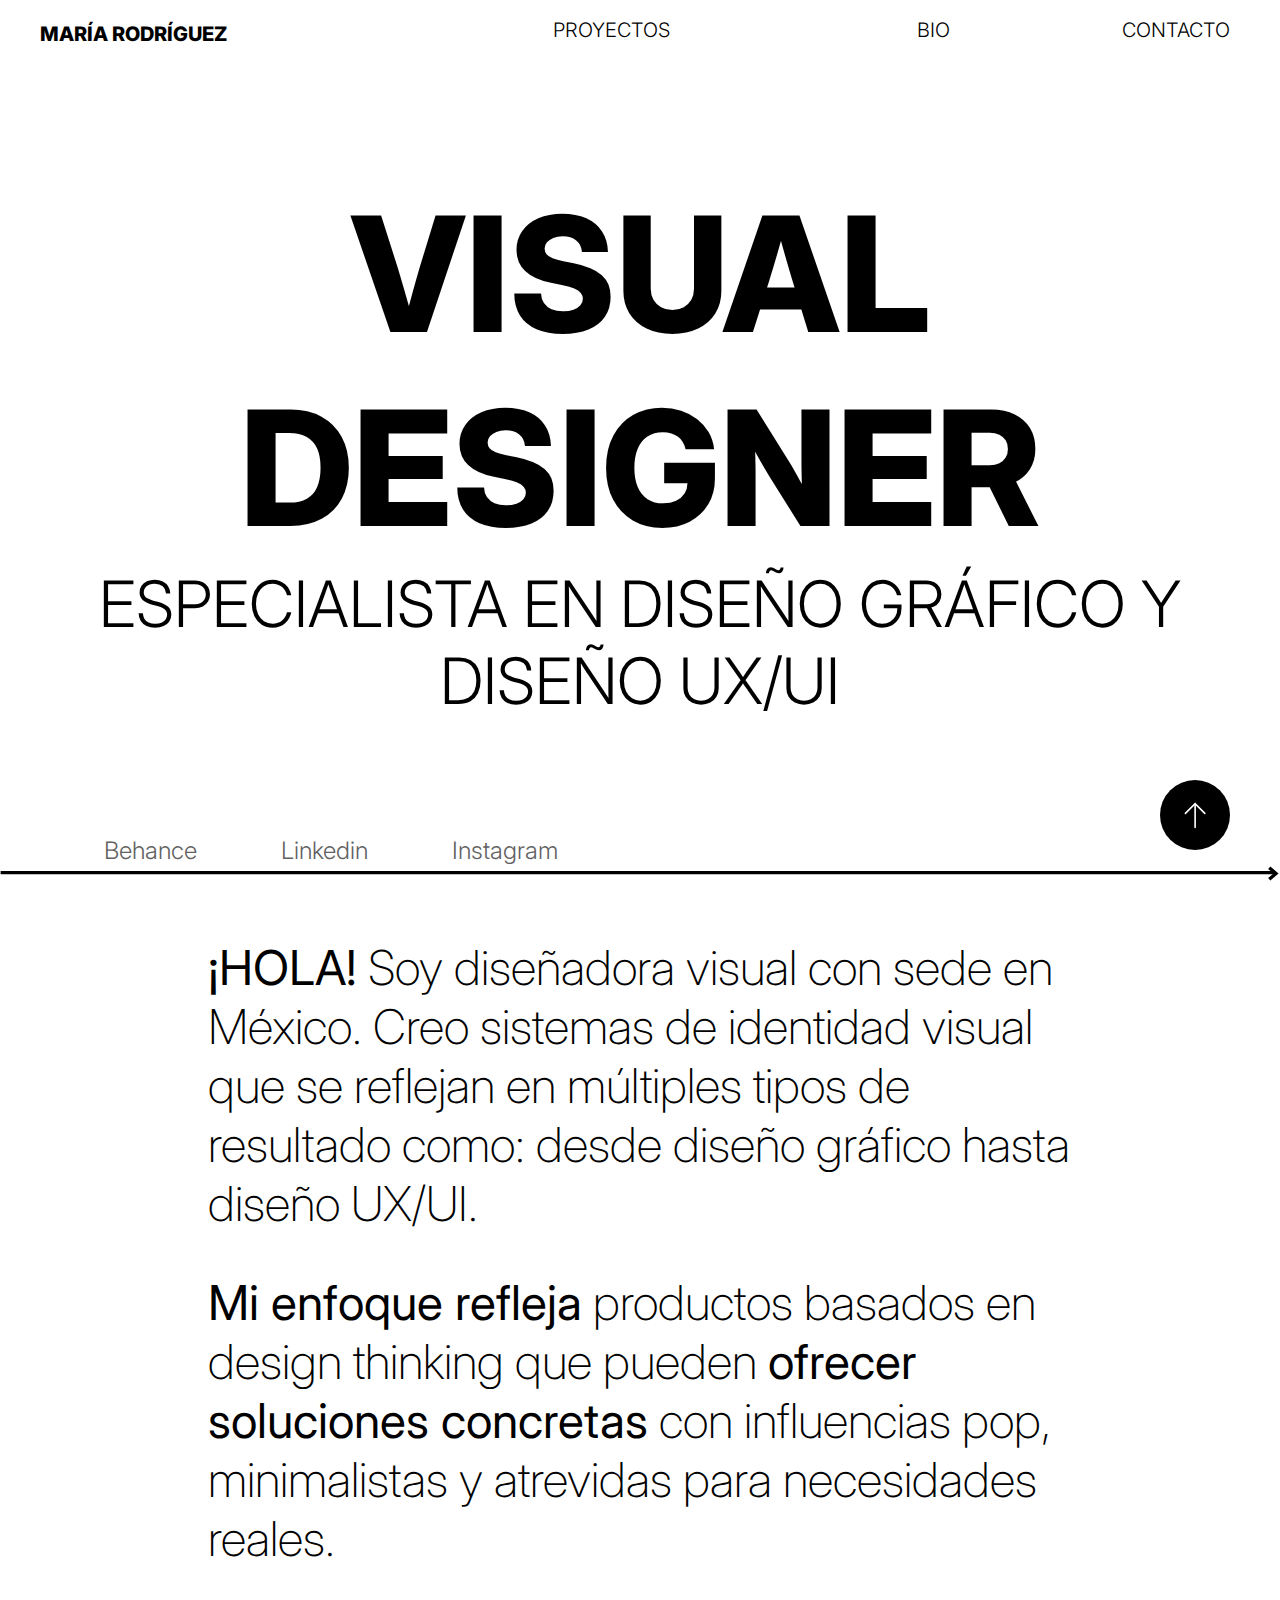
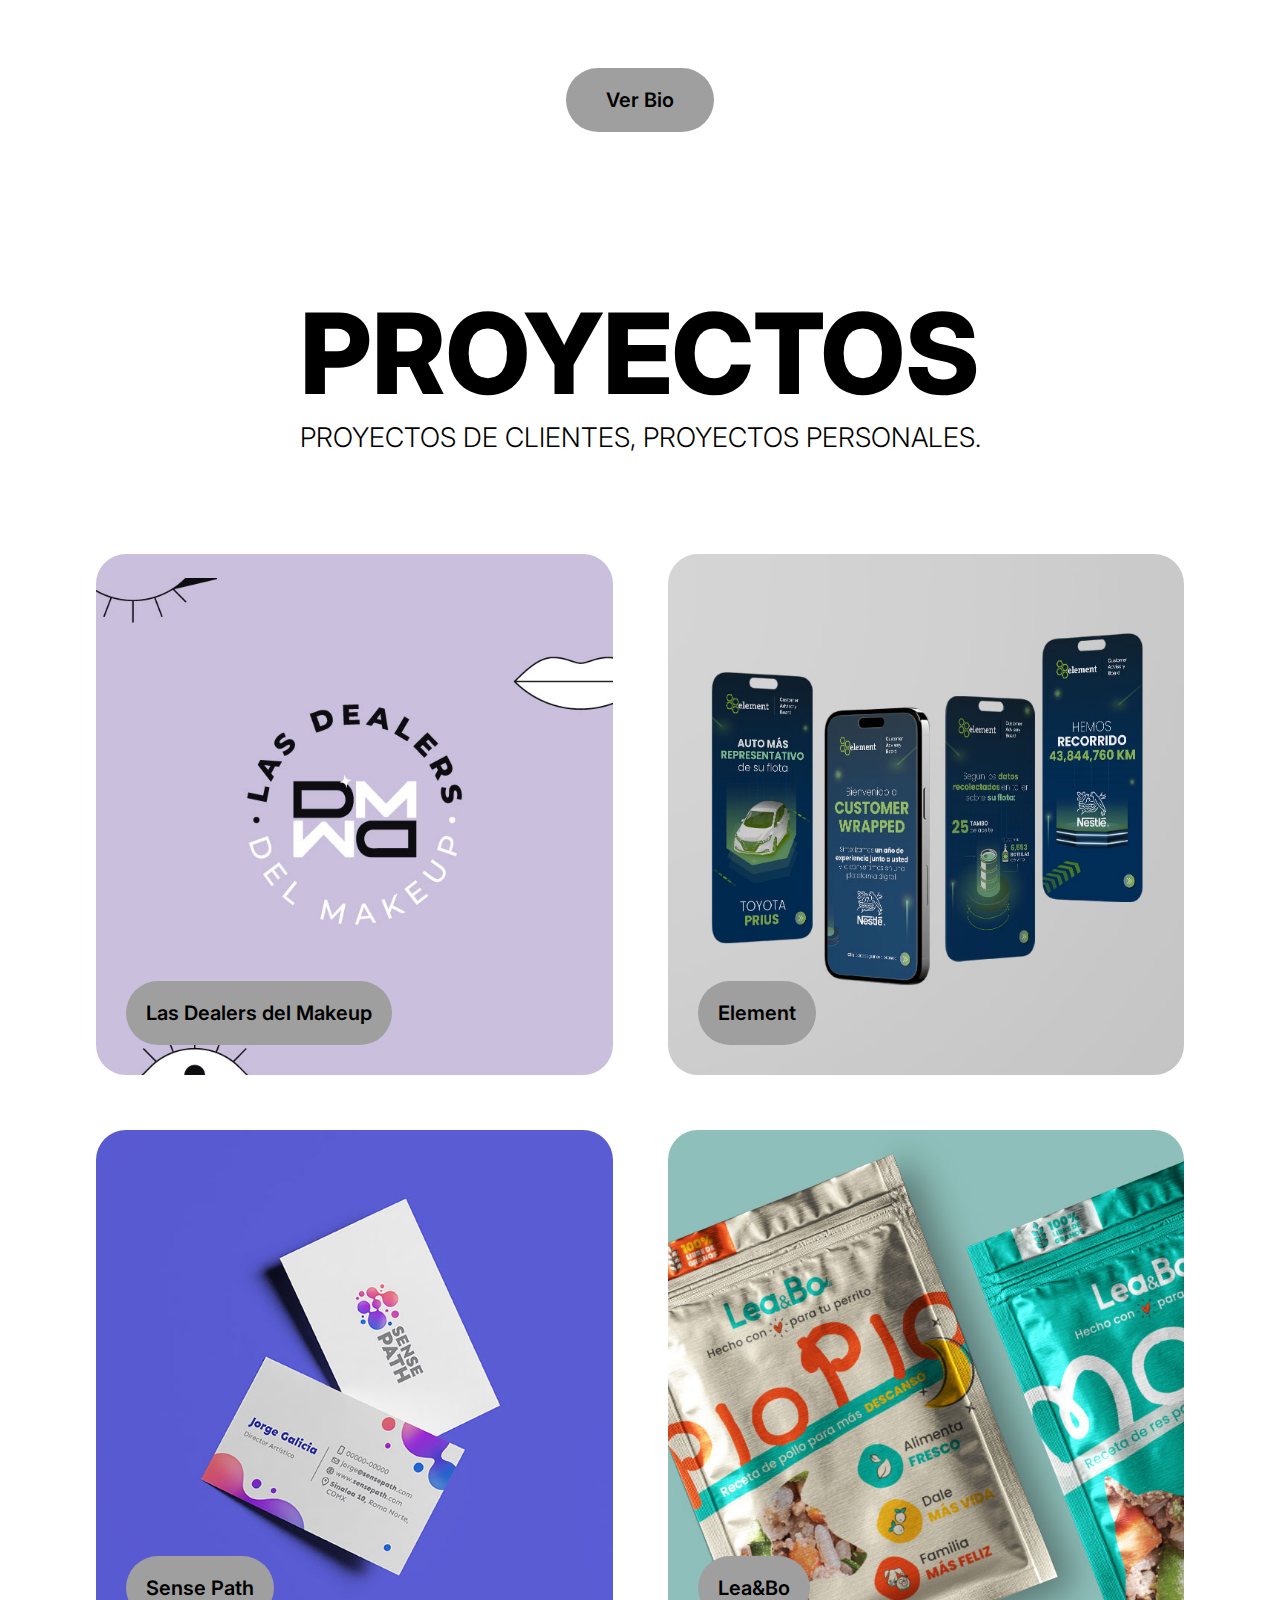
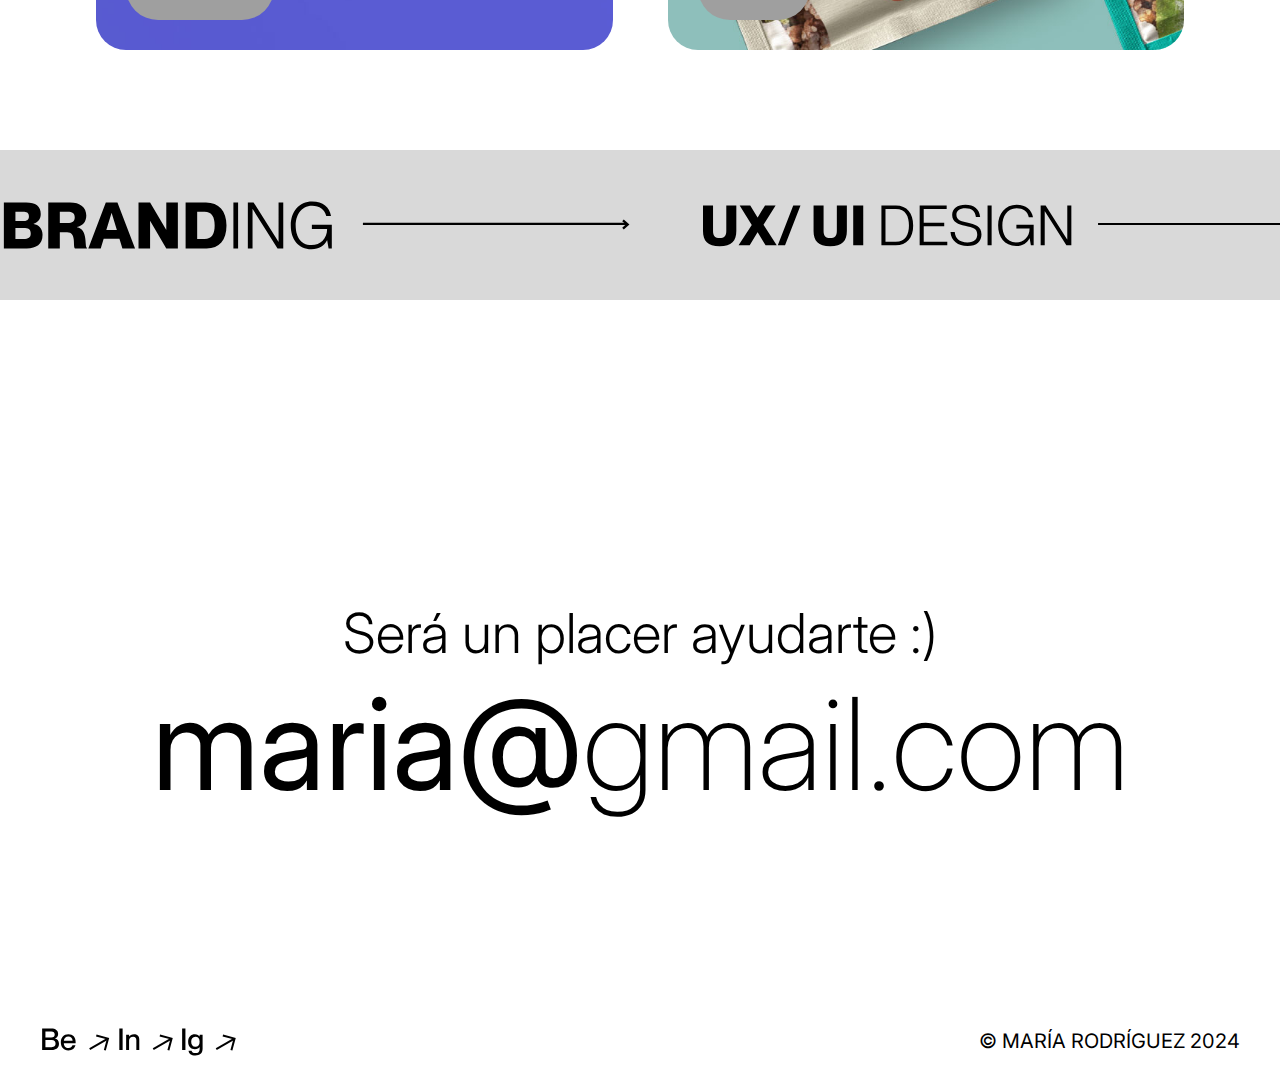
<file: index.html>
<!DOCTYPE html>
<html lang="es">
<head>
    <meta charset="UTF-8">
    <meta name="viewport" content="width=device-width, initial-scale=1.0">
    <link rel="stylesheet" href="./css/estilos.css">
    <!-- <link rel="stylesheet" href="./css/style.css"> -->
    <title>María Rodríguez | Portafolio</title> 
</head>
        <!--HEADER-->
<body>
    <header class="header">
        <h1><a href="./index.html">MARÍA RODRÍGUEZ</a></h1>
        <nav>
            <ul>
                <li><a href="./pages/proyectos.html">PROYECTOS</a></li>
                <li><a href="./pages/bio.html">BIO</a></li>
                <li><a href="./pages/contacto.html">CONTACTO</a></li>
            </ul>
        </nav>
    </header>
    <!--MAIN-->
    <main>
    <!--HERO-->
        <section class="hero">
            <h2>Visual Designer</h2>
            <p>Especialista en diseño gráfico y diseño ux/ui</p>
        </section>
        <section class="rrss">
            <a href="https://www.behance.net/mariarod" target="_blank">Behance</a>
            <a href="https://www.linkedin.com/in/mariarrrodriguez/" target="_blank">Linkedin</a>
            <a href="https://www.instagram.com/daswaria.flow/" target="blank">Instagram</a>
        </section>
        <div class="img-container">
            <img src="./img/flecha home.svg" alt="">
        </div>
    <!--BIO-->
        <section class="bio">
            <div>
                <p class="bio-content-uno"><b>¡HOLA!</b> Soy diseñadora visual con sede en México. Creo sistemas de identidad visual que se reflejan en múltiples tipos de resultado como: desde diseño gráfico hasta diseño UX/UI.</p>
                <p class="bio-content-dos"><b>Mi enfoque refleja</b> productos basados en design thinking que pueden <b>ofrecer soluciones concretas</b> con influencias pop, minimalistas y atrevidas para necesidades reales.</p>
                <a href="./pages/bio.html">Ver Bio</a>
            </div>
        </section>
        <!--BOTON BIO-->
    <!--PROYECTOS-->
        <section class="proyectos">
            <h2>Proyectos</h2>
            <p>Proyectos de clientes, proyectos personales.</p>
        </section>
        <!--GALERIA_PROYECTOS-->
        <section class="grid-galeria">
            <div class="grid-item">
                <img src="./img/DM_Identidad.jpg" alt="">
                <!--BOTON-->
                <h3><a href="./pages/proyecto-uno.html">Las Dealers del Makeup</a></h3>
            </div>
            <div class="grid-item">
                <img src="./img/CAB-2022.jpg" alt="">
                <!--BOTON-->
                <h3><a href="./pages/proyecto-uno.html">Element</a></h3>
            </div>
            <div class="grid-item">
                <img src="./img/SP_identidad.jpg" alt="">
                <!--BOTON-->
                <h3><a href="./pages/proyecto-uno.html">Sense Path</a></h3>
            </div>
            <div class="grid-item">
                <img src="./img/LyB_Empaque.jpg" alt="">
                <!--BOTON-->
                <h3><a href="./pages/proyecto-uno.html">Lea&Bo</a></h3>
            </div>
        </section>
        <!--SLIDER_AUTOMATICO-->
        <div class="slider">
            <div class="slide-track">
                <div class="slide">
                    <img src="./img/Branding.svg" alt="" />
                </div>
                <div class="slide">
                    <img src="./img/UX UI.svg" alt="" />
                </div>
                <div class="slide">
                    <img src="./img/Packaging.svg" alt=""/>
                </div>
            </div>
        </div>
    <!--CONTACTO-->
        <section class="contacto-mail">
            <p>Será un placer ayudarte :)</P>
            <h2><b>maria@</b>gmail.com</h2>
        </section>
        <div class="btn-arriba">
            <a href=""><img src="./img/btn hacia arriba.svg" alt=""></a>
        </div>
    </main>
    <!--FOOTER-->
    <footer>
        <div>
            <a href="https://www.behance.net/mariarod" target="_blank"><img src="./img/behance.svg" alt=""></a>
            <a href="https://www.linkedin.com/in/mariarrrodriguez/" target="_blank"><img src="./img/linkedin.svg" alt=""></a> 
            <a href="https://www.instagram.com/daswaria.flow/" target="blank"><img src="./img/instagram.svg" alt=""></a>
        </div>
            <p>© MARÍA RODRÍGUEZ 2024</p>
    </footer>
</body>
</html>
</file>
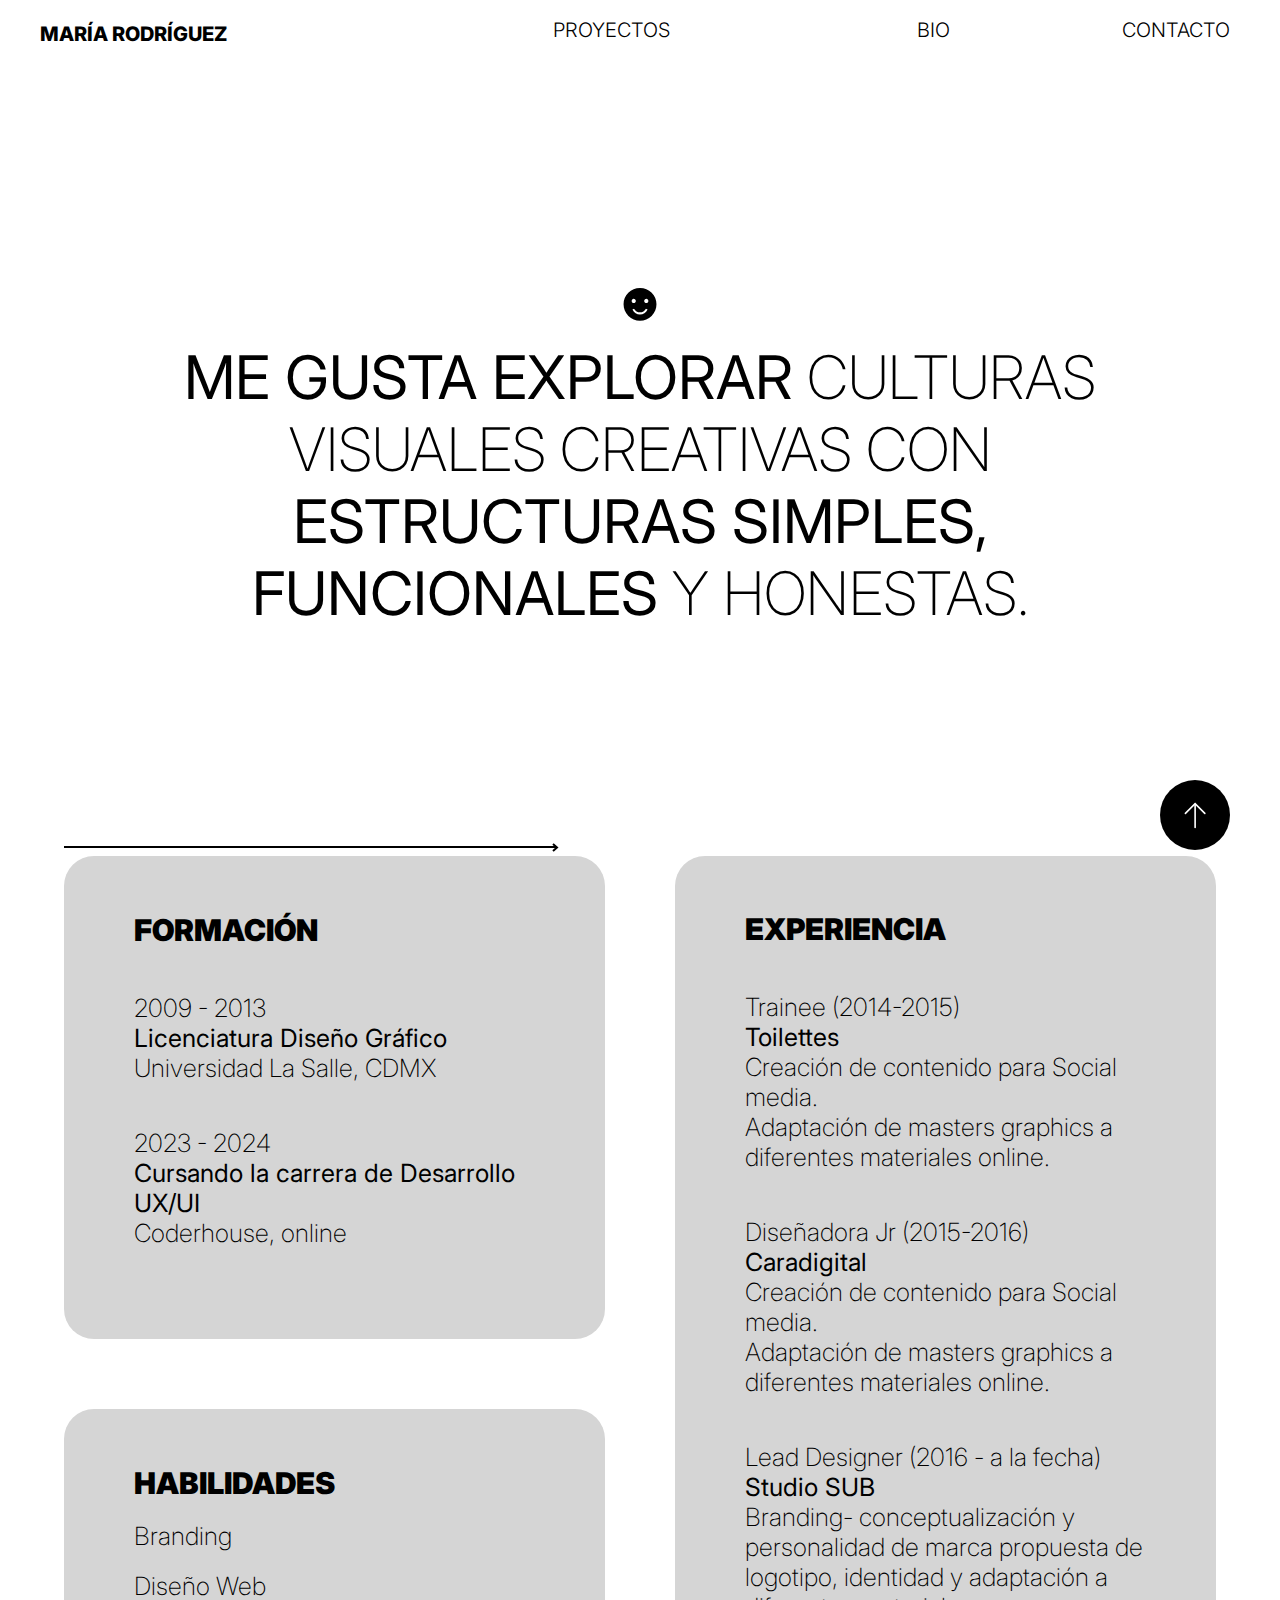
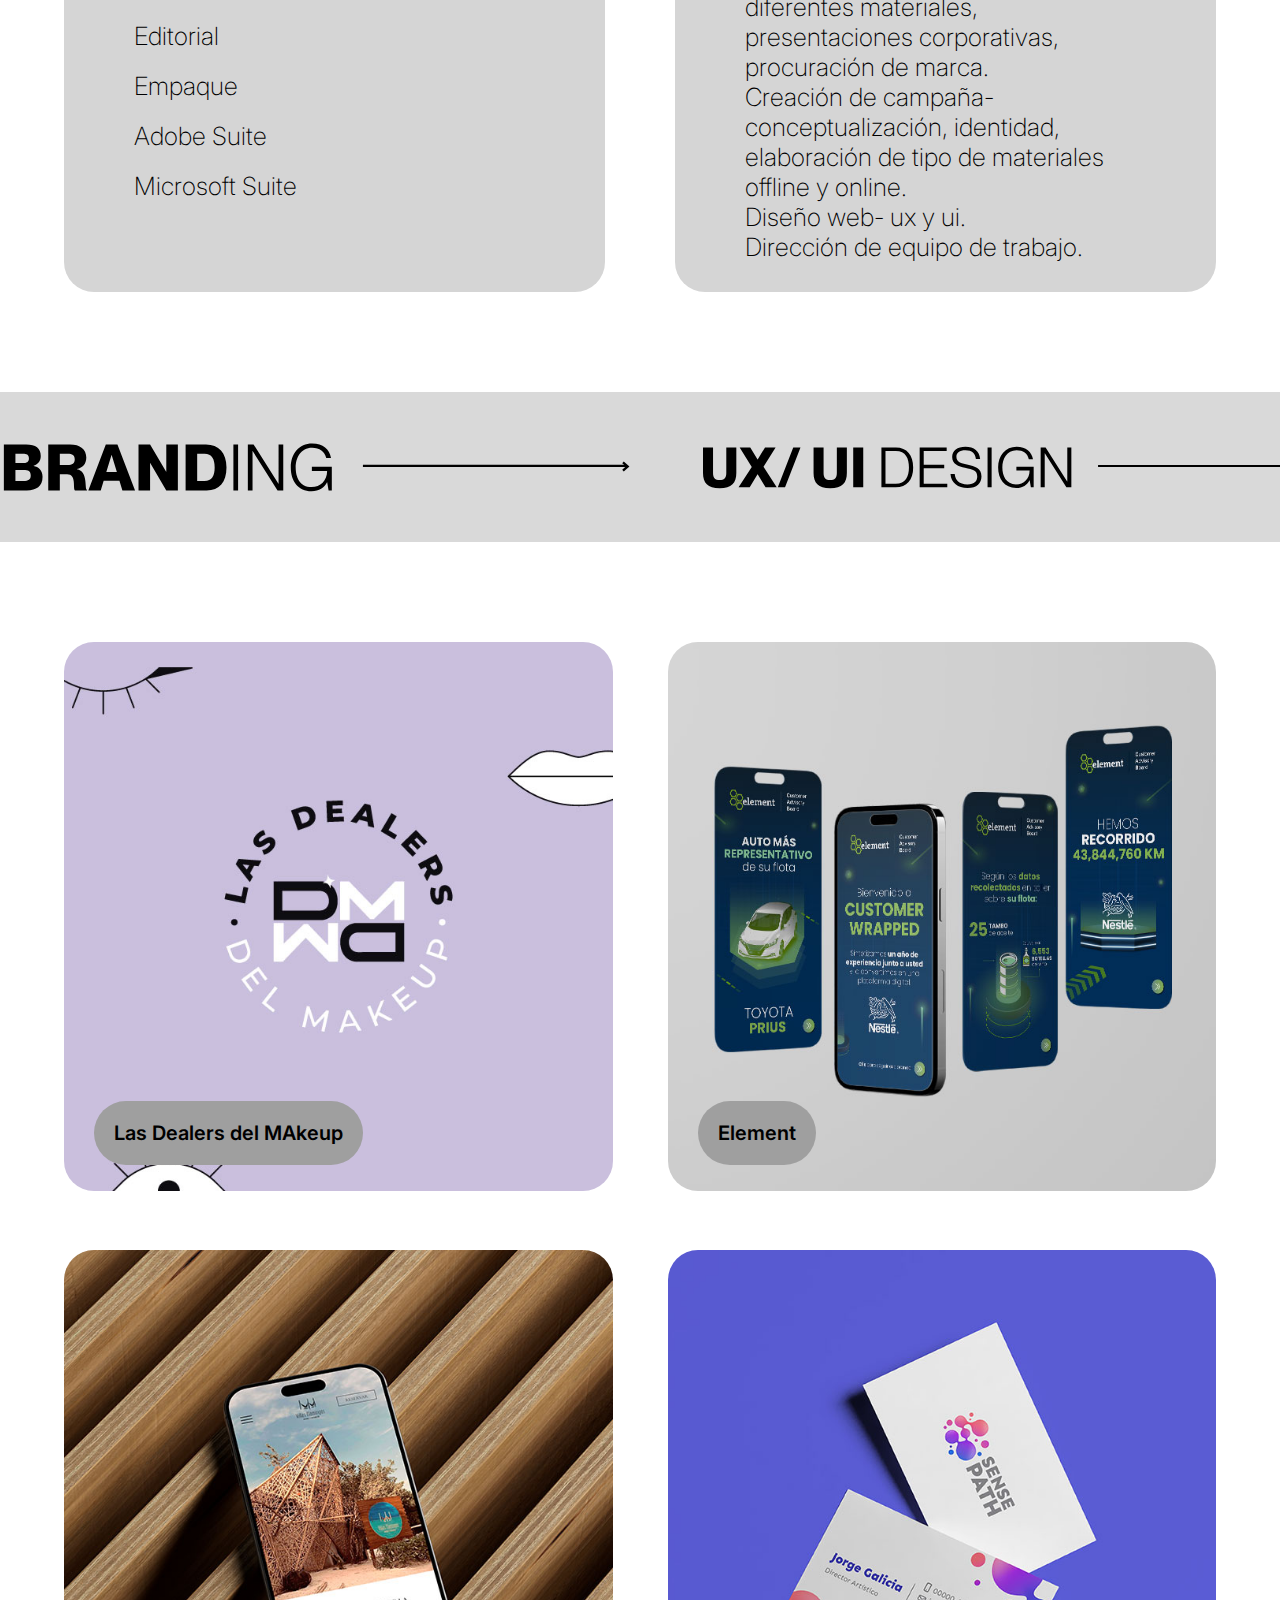
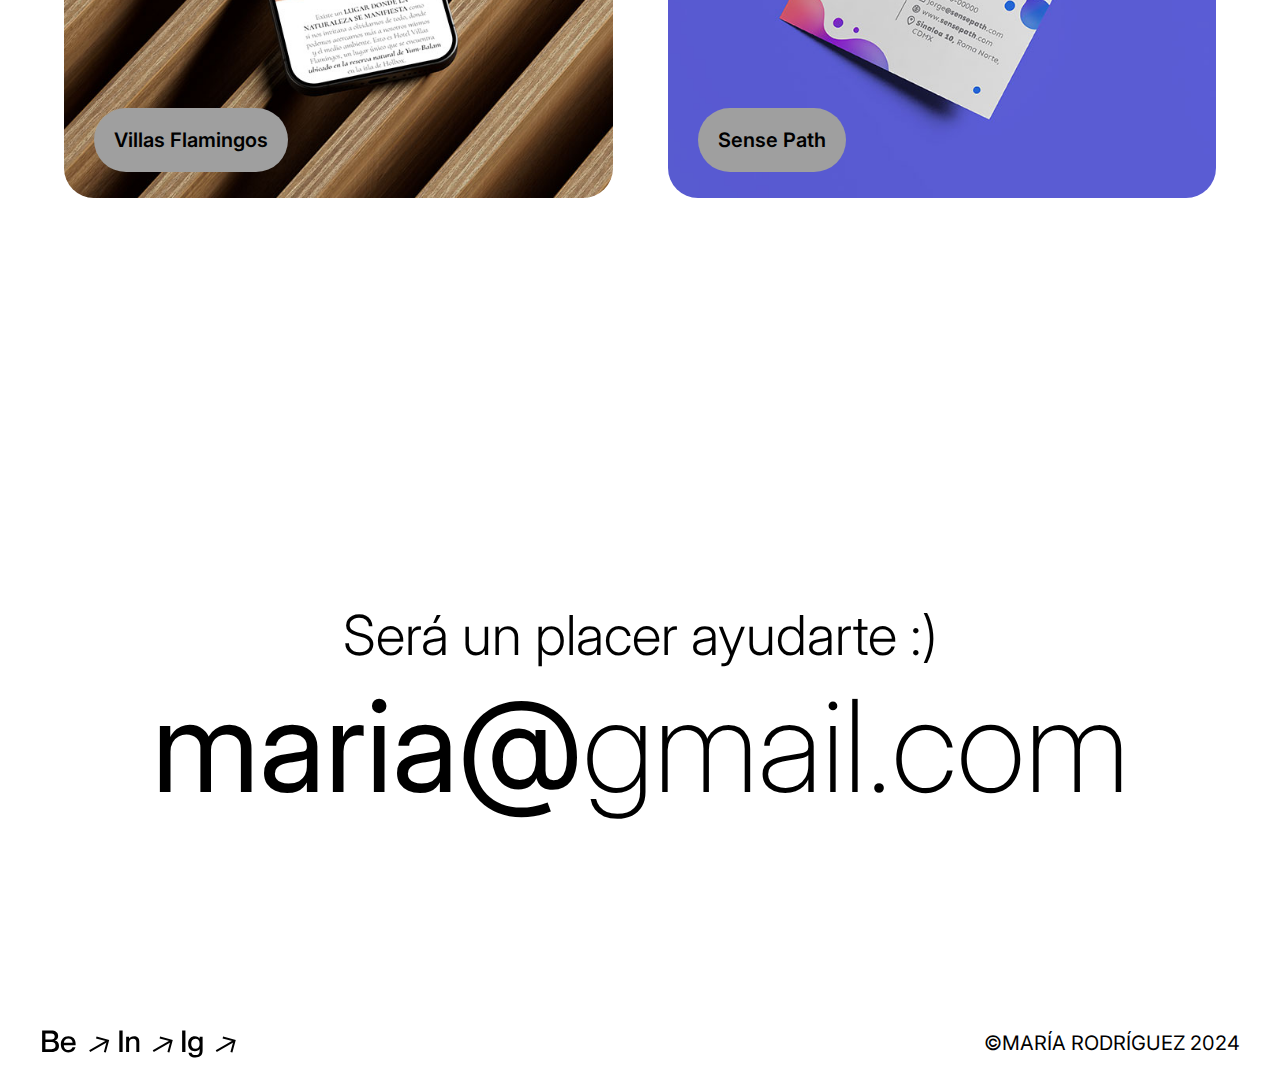
<file: pages/bio.html>
<!DOCTYPE html>
<html lang="es">
<head>
    <meta charset="UTF-8">
    <meta name="viewport" content="width=device-width, initial-scale=1.0">
    <link rel="stylesheet" href="../css/estilos.css">
    <!-- <link rel="stylesheet" href="../css/style.css">  -->
    <title>María Rodríguez | Portafolio</title>
</head>
    <!--HEADER-->
<body>
    <header>
        <h1><a href="../index.html">MARÍA RODRÍGUEZ</a></h1>
        <nav>
            <ul>
                <li><a href="./proyectos.html">PROYECTOS</a></li>
                <li><a href="./bio.html">BIO</a></li>
                <li><a href="./contacto.html">CONTACTO</a></li>
            </ul>
        </nav>
    </header>
    <!--MAIN-->
    <main>
        <!--HERO-->
        <section class="hero-bio">
            <img src="../img/carita feliz.svg" alt="">
            <h2><b>Me gusta explorar</b> culturas visuales creativas con <b>estructuras simples, funcionales</b> y honestas.</h2>
        </section>
        <section>
            <img src="../img/flecha bio.svg" alt="">
        </section>
        <!--CV-->
        <section class="grid-cv">
            <div class="formacion card">
                <div class="formacion-uno">
                    <h2><b>Formación</b></h2>
                    <p class="temporalidad">2009 - 2013</p>
                    <p><b>Licenciatura Diseño Gráfico</b></p>
                    <p>Universidad La Salle, CDMX</p>
                </div>
                <div class="formacion-dos">
                    <p class="temporalidad">2023 - 2024</p>
                    <p><b>Cursando la carrera de Desarrollo UX/UI</b></p>
                    <p>Coderhouse, online</p>
                </div>
            </div>
            <div class="experiencia card">
                <div class="experiencia-trainee">
                    <h3><b>Experiencia</b></h3>
                    <p class="puesto">Trainee (2014-2015)</p>
                    <p><b>Toilettes</b></p>
                    <p>Creación de contenido para Social media.</p>
                    <p>Adaptación de masters graphics a diferentes materiales online.</p>
                </div>
                <div class="experiencia-trainee">
                    <p class="puesto">Diseñadora Jr (2015-2016)</p>
                    <p><b>Caradigital</b></p>
                    <p>Creación de contenido para Social media.</p>
                    <p>Adaptación de masters graphics a diferentes materiales online.</p>
                </div>
                <div class="experiencia-toilettes">
                    <p class="puesto">Lead Designer (2016 - a la fecha)</p>
                    <p><b>Studio SUB</b></p>
                    <p>Branding- conceptualización y personalidad de marca propuesta de logotipo, identidad y adaptación a diferentes materiales, presentaciones corporativas, procuración de marca.</p>
                    <p>Creación de campaña- conceptualización, identidad, elaboración de tipo de materiales offline y online.</p>
                    <p>Diseño web- ux y ui.</p>
                    <p>Dirección de equipo de trabajo.</p>
                </div>
            </div>
            <div class="habilidades card">
                <h4><b>Habilidades</b></h4>
                <ul>
                    <il><p>Branding</p></il>
                    <il><p>Diseño Web</p></il>
                    <il><p>Editorial</p></il>
                    <il><p>Empaque</p></il>
                    <il><p>Adobe Suite</p></il>
                    <il><p>Microsoft Suite</p></il>
                </ul>
            </div>
        </section>
        <!--SLIDER_AUTOMATICO-->
            <div class="slider-bio">
                <div class="slide-track">
                    <div class="slide">
                        <img src="../img/Branding.svg" alt="" />
                    </div>
                    <div class="slide">
                        <img src="../img/UX UI.svg" alt="" />
                    </div>
                    <div class="slide">
                        <img src="../img/Packaging.svg" alt=""/>
                    </div>
                </div>
            </div>
        <!--GALERIA_PROYECTOS-->
        <section class="grid-galeria-bio">
            <div class="grid-item">
                <img src="../img/DM_Identidad.jpg" alt="">
                <!--BOTON-->
                <h3><a href="../pages/proyecto-uno.html">Las Dealers del MAkeup</a></h3>
            </div>
            <div class="grid-item">
                <img src="../img/CAB-2022.jpg" alt="">
                <!--BOTON-->
                <h3><a href="../pages/proyecto-uno.html">Element</a></h3>
            </div>
            <div class="grid-item">
                <img src="../img/VF-home.jpg" alt="">
                <!--BOTON-->
                <h3><a href="../pages/proyecto-uno.html">Villas Flamingos</a></h3>
            </div>
            <div class="grid-item">
                <img src="../img/SP_identidad.jpg" alt="">
                <!--BOTON-->
                <h3><a href="../pages/proyecto-uno.html">Sense Path</a></h3>
            </div>
        </section>

    <!--CONTACTO-->
    <section class="contacto-mail">
        <p>Será un placer ayudarte :)</P>
        <h2><b>maria@</b>gmail.com</h2>
    </section>
        <div class="btn-arriba">
            <a href=""><img src="../img/btn hacia arriba.svg" alt=""></a>
        </div>
    </main>
    <!--FOOTER-->
    <footer>
        <div>
            <a href="https://www.behance.net/mariarod" target="_blank"><img src="../img/behance.svg" alt=""></a>
            <a href="https://www.linkedin.com/in/mariarrrodriguez/" target="_blank"><img src="../img/linkedin.svg" alt=""></a>
            <a href="https://www.instagram.com/daswaria.flow/" target="blank"><img src="../img/instagram.svg" alt=""></a>
        </div>
            <p>©MARÍA RODRÍGUEZ 2024</p>
    </footer>
</body>
</html>
</file>
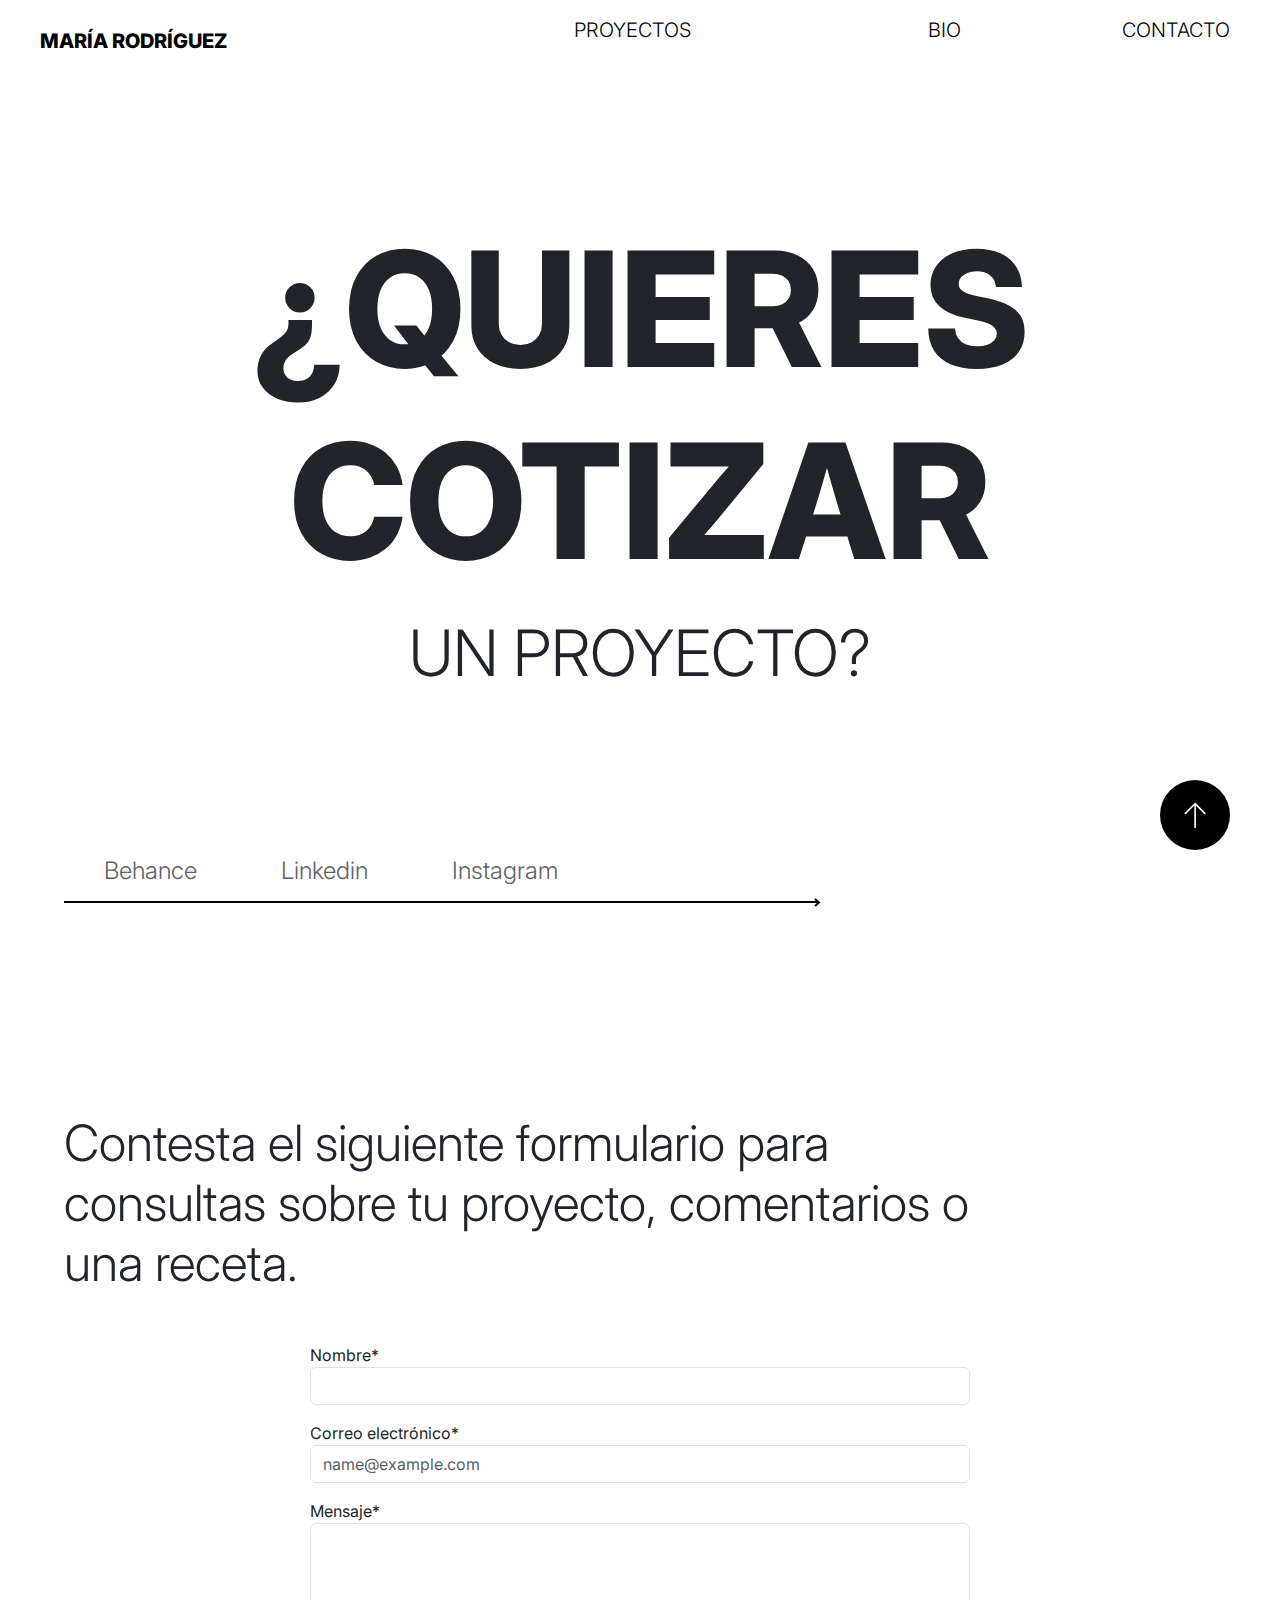
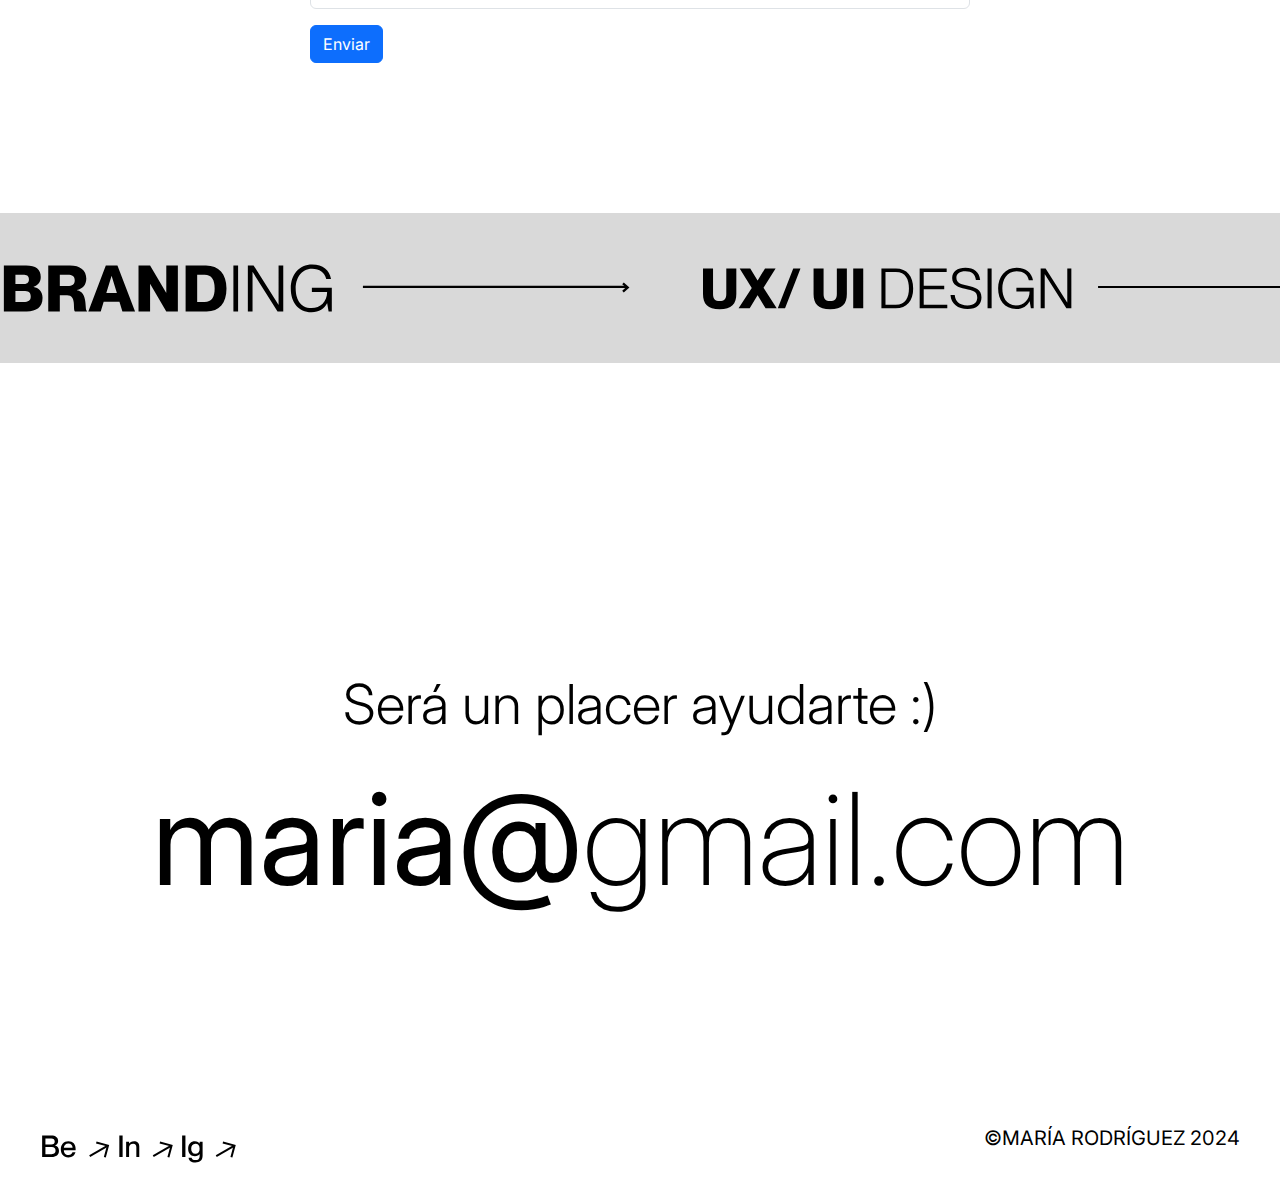
<file: pages/contacto.html>
<!DOCTYPE html>
<html lang="es">
<head>
    <meta charset="UTF-8">
    <meta name="viewport" content="width=device-width, initial-scale=1.0">
    <link rel="stylesheet" href="../css/estilos.css">
    <!-- <link rel="stylesheet" href="../css/style.css"> -->
    <title>María Rodríguez | Portafolio</title>
    <link href="https://cdn.jsdelivr.net/npm/bootstrap@5.3.3/dist/css/bootstrap.min.css" rel="stylesheet" integrity="sha384-QWTKZyjpPEjISv5WaRU9OFeRpok6YctnYmDr5pNlyT2bRjXh0JMhjY6hW+ALEwIH" crossorigin="anonymous">
</head>
    <!--HEADER-->
<body>
    <header>
        <h1><a href="../index.html">MARÍA RODRÍGUEZ</a></h1>
        <nav>
            <ul>
                <li><a href="./proyectos.html">PROYECTOS</a></li>
                <li><a href="./bio.html">BIO</a></li>
                <li><a href="./contacto.html">CONTACTO</a></li>
            </ul> 
        </nav>
    </header>
    <!--MAIN-->
    <main>
        <section class="hero">
            <h2>¿Quieres cotizar</h2>
            <p>un proyecto?</p>
        </section>
        <section class="rrss">
            <a href="https://www.behance.net/mariarod" target="_blank">Behance</a>
            <a href="https://www.linkedin.com/in/mariarrrodriguez/" target="_blank">Linkedin</a>
            <a href="https://www.instagram.com/daswaria.flow/" target="blank">Instagram</a>
            <img src="../img/flecha home.svg" alt="">
        </section>
    <!--FORMULARIO-->
    <section class="intro-formulario">
        <h2>Contesta el siguiente formulario para consultas sobre tu proyecto, comentarios o una receta.</h2>
    </section>
    <section class="formulario">
        <form>
            <div class="mb-3">
                <label for="exampleFormControlInput1" class="nombre-label">Nombre*</label>
                <input type="email" class="form-control" id="exampleFormControlInput1">
            </div>
            <div class="mb-3">
                <label for="exampleFormControlTextarea1" class="correo-label">Correo electrónico*</label>
                <input type="email" class="form-control" id="exampleFormControlInput1" placeholder="name@example.com">
            </div>
            <div class="mb-3">
                <label for="exampleFormControlTextarea1" class="mensaje-label">Mensaje*</label>
                <textarea class="form-control" id="exampleFormControlTextarea1" rows="3" ></textarea>
            </div>
            <button type="submit" class="btn btn-primary">Enviar    </button>
        </form>
    </section>
    
    <!--SLIDER_AUTOMATICO-->
    <div class="slider">
        <div class="slide-track">
            <div class="slide">
                <img src="../img/Branding.svg" alt="" />
            </div>
            <div class="slide">
                <img src="../img/UX UI.svg" alt="" />
            </div>
            <div class="slide">
                <img src="../img/Packaging.svg" alt=""/>
            </div>
        </div>
    </div>
    <!--CONTACTO-->
    <section class="contacto-mail">
        <p>Será un placer ayudarte :)</P>
        <h2><b>maria@</b>gmail.com</h2>
    </section>
        <div class="btn-arriba">
            <a href=""><img src="../img/btn hacia arriba.svg" alt=""></a>
        </div>
    </main>
    <!--FOOTER-->
    <footer>
        <div>
            <a href="https://www.behance.net/mariarod" target="_blank"><img src="../img/behance.svg" alt=""></a>
            <a href="https://www.linkedin.com/in/mariarrrodriguez/" target="_blank"><img src="../img/linkedin.svg" alt=""></a>
            <a href="https://www.instagram.com/daswaria.flow/" target="blank"><img src="../img/instagram.svg" alt=""></a>
        </div>
            <p>©MARÍA RODRÍGUEZ 2024</p>
    </footer>
    <script src="https://cdn.jsdelivr.net/npm/bootstrap@5.3.3/dist/js/bootstrap.bundle.min.js" integrity="sha384-YvpcrYf0tY3lHB60NNkmXc5s9fDVZLESaAA55NDzOxhy9GkcIdslK1eN7N6jIeHz" crossorigin="anonymous"></script>
</body>
</html>
</file>
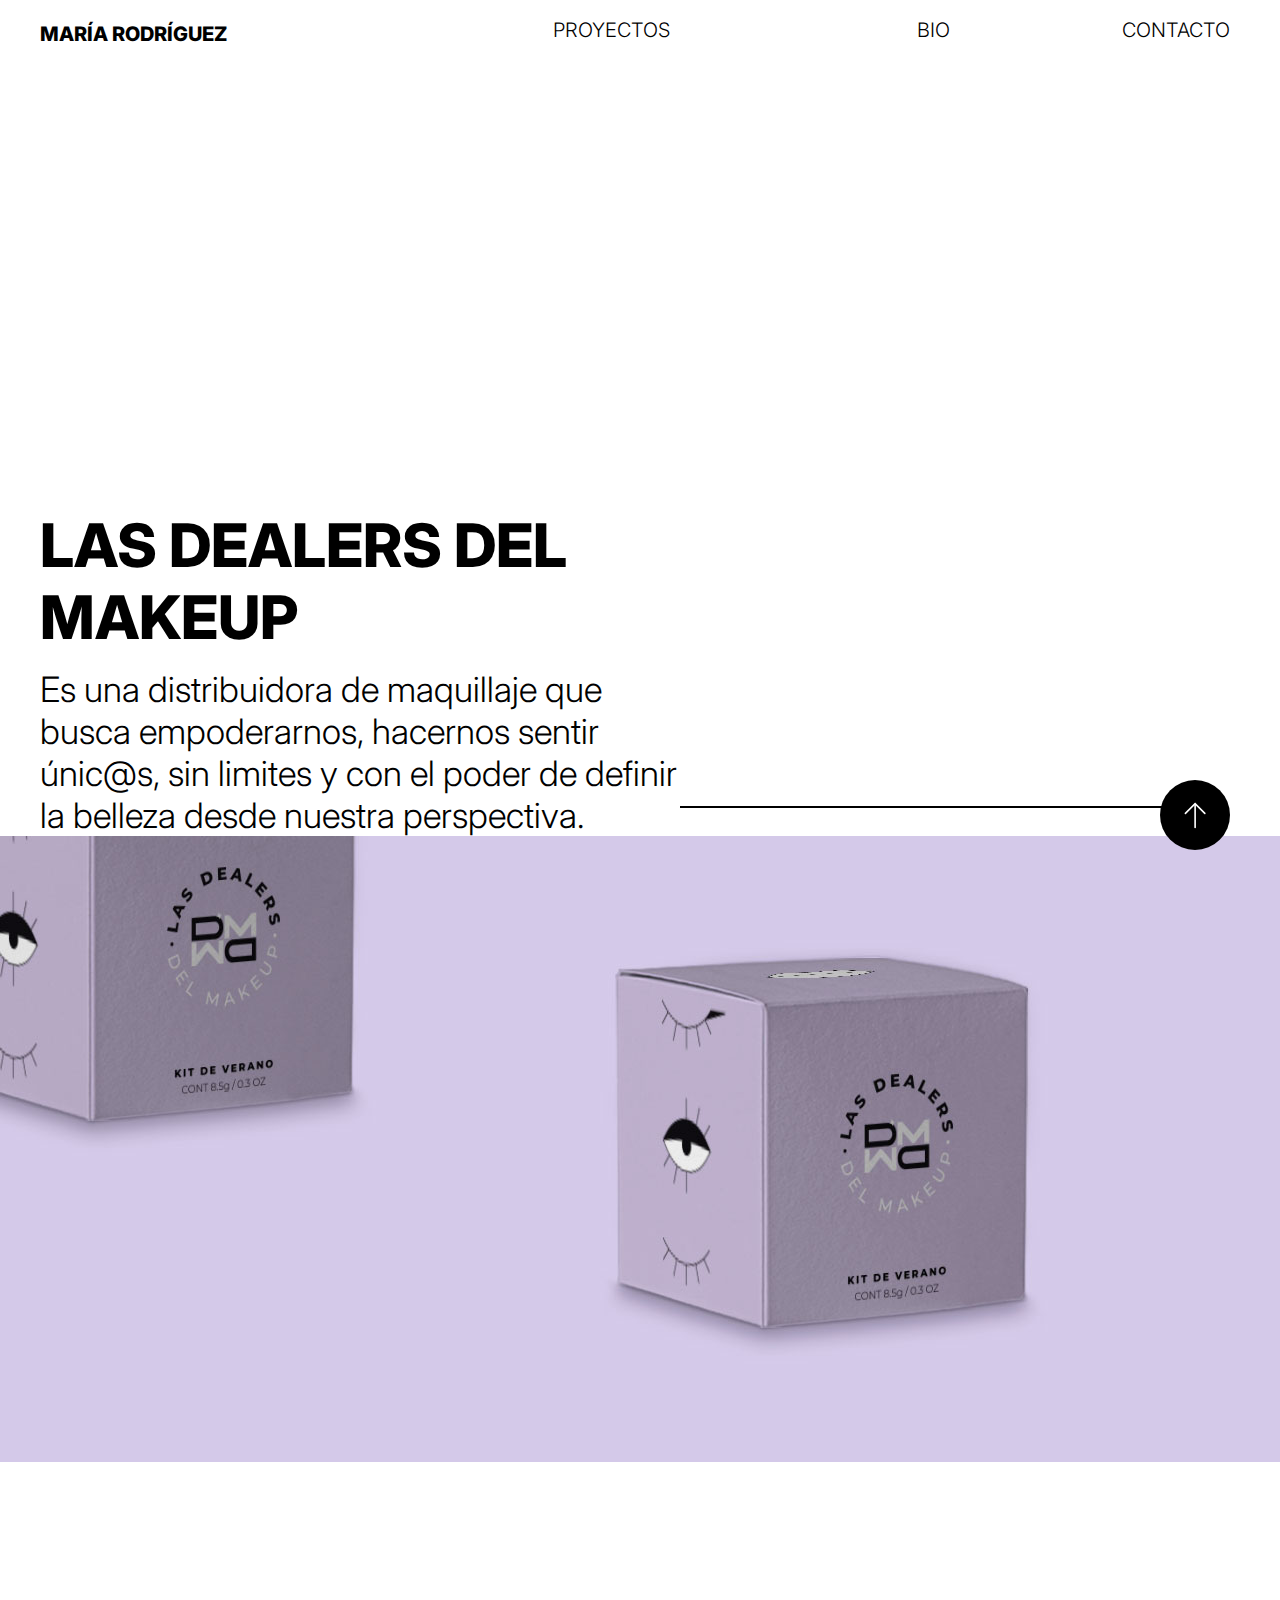
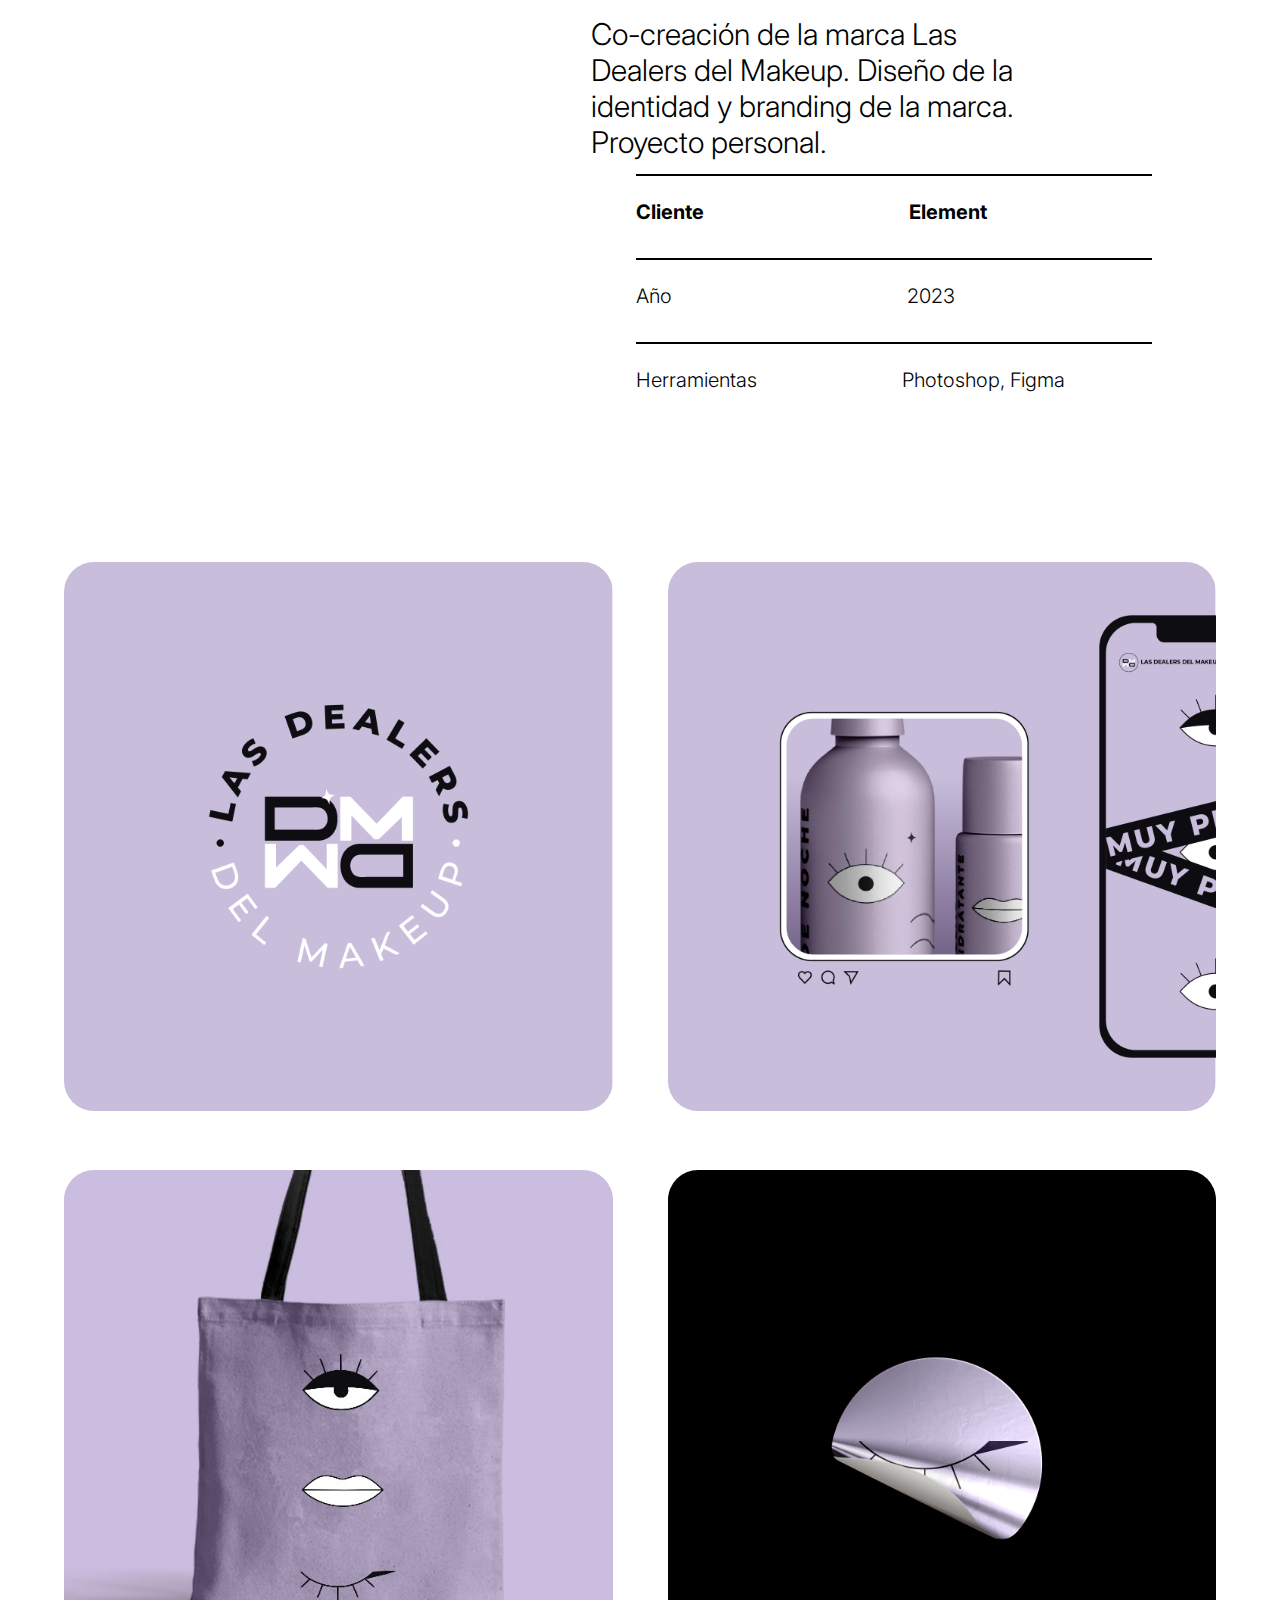
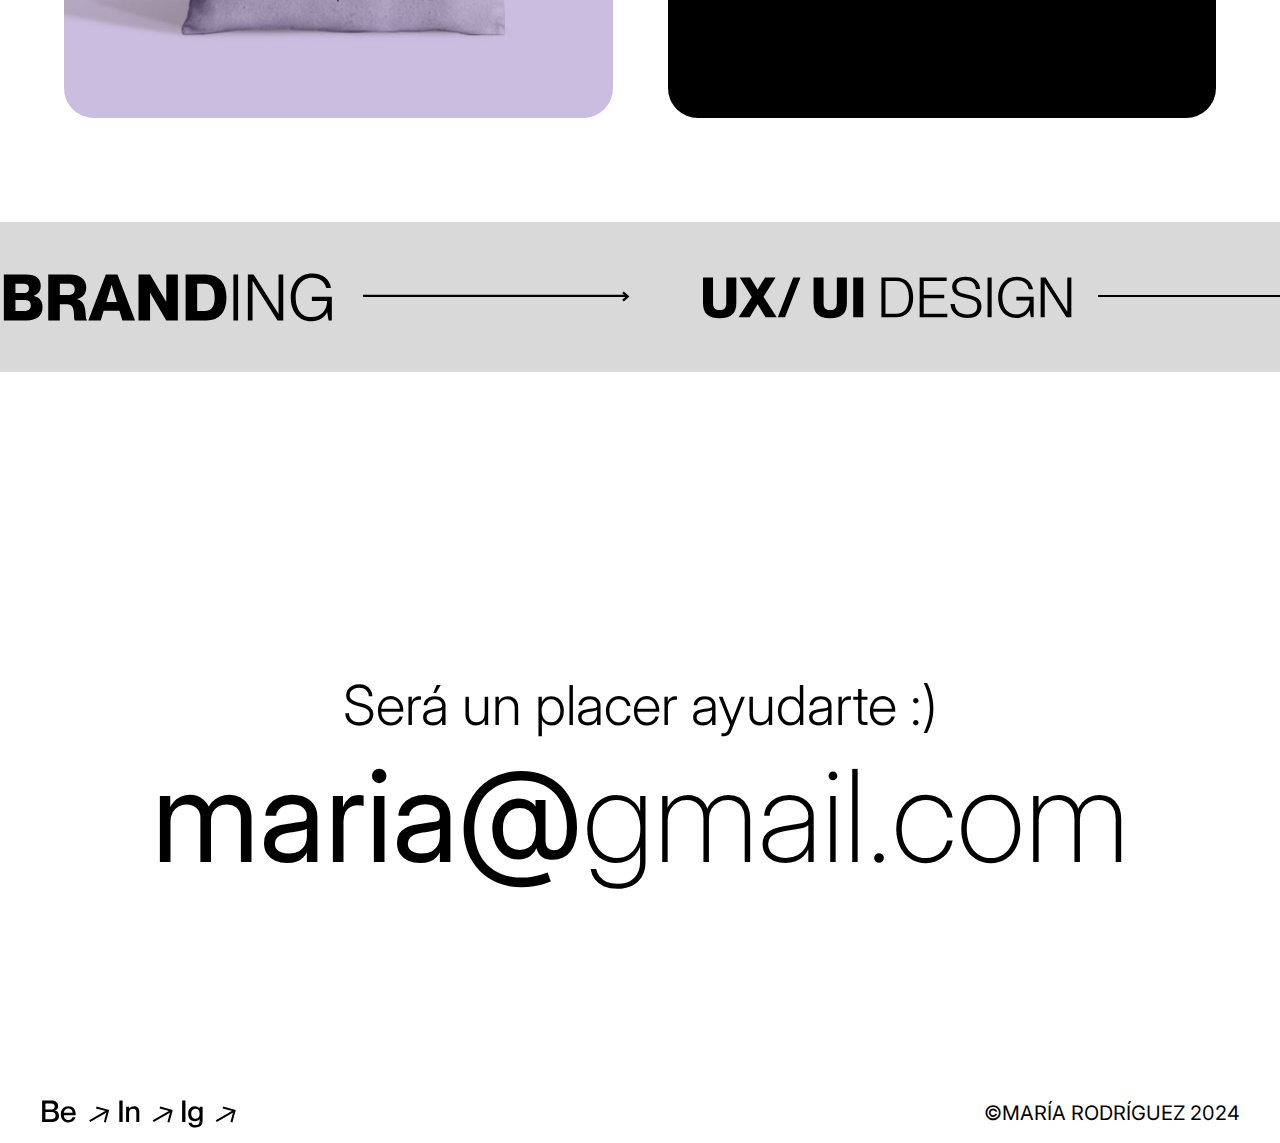
<file: pages/proyecto-uno.html>
<!DOCTYPE html>
<html lang="es">
<head>
    <meta charset="UTF-8">
    <meta name="viewport" content="width=device-width, initial-scale=1.0">
     <link rel="stylesheet" href="../css/estilos.css">
    <!-- <link rel="stylesheet" href="../css/style.css">  -->
    <title>Document</title>
</head>
    <!--HEADER-->
<body>
    <header>
        <h1><a href="../index.html">MARÍA RODRÍGUEZ</a></h1>
        <nav>
            <ul>
                <li><a href="./proyectos.html">PROYECTOS</a></li>
                <li><a href="./bio.html">BIO</a></li>
                <li><a href="./contacto.html">CONTACTO</a></li>
            </ul>
        </nav>
    </header>
    <!--MAIN-->
    <main>
        <!--HERO-->
        <section class="hero-proyecto-uno">
            <div>
            <h2>LAS DEALERS DEL MAKEUP</h2>
            <p>Es una distribuidora de maquillaje que busca empoderarnos, hacernos sentir únic@s, sin limites y con el poder de definir la belleza desde nuestra perspectiva.</p>
        </div>
        <div>
        <img src="../img/flecha proyecto 1.svg" alt="">
        </div>
        </section>
        <!--INTRODUCCION_PROYECTO-->
            <div class="banner-principal"><img src="../img/DM-Identidad_1.jpg" alt=""></div>
        <!--ESPECIFICACIONES_PROYECTO-->
        <section class="descripcion-proyecto">
            <div class="proyecto-info">
                <p>Co-creación de la marca Las Dealers del Makeup. Diseño de la identidad y branding de la marca.</p>
                <p>Proyecto personal.</p>
            </div>
            <div class="proyecto-table">
                <img class="flecha" src="../img/Line.svg" alt="">
                <div class="cliente">
                    <p>Cliente <span class="marca">Element</span></p>
                </div>
                <img src="../img/Line.svg" alt="">
                <div class="fecha">
                    <p>Año <span class="año">2023 </span></p>
                </div>
                <img src="../img/Line.svg" alt="">
                <div class="herramientas">
                    <p>Herramientas <span class="programas">Photoshop, Figma</span></p>
                </div>
            </div>
        </section>
        <section class="grid-galeria-bio">
            <!--GALERIA_IMAGENES_PROYECTO-->
            <div class="grid-item">
                <img src="../img/DM-Identidad_5.png" alt="">
            </div>
            <div class="grid-item">
                <img src="../img/DM-Identidad_4.png" alt="">
            </div>
            <div class="grid-item">
                <img src="../img/DM-Identidad_3.jpg" alt="">
            </div>
            <div class="grid-item">
                <img src="../img/DM-Identidad_2.gif" alt="">
        </section>
        <!--SLIDER_AUTOMATICO-->
        <div class="slider">
            <div class="slide-track">
                <div class="slide">
                    <img src="../img/Branding.svg" alt="" />
                </div>
                <div class="slide">
                    <img src="../img/UX UI.svg" alt="" />
                </div>
                <div class="slide">
                    <img src="../img/Packaging.svg" alt=""/>
                </div>
            </div>
        </div>
    <!--CONTACTO-->
    <section class="contacto-mail">
        <p>Será un placer ayudarte :)</P>
        <h2><b>maria@</b>gmail.com</h2>
    </section>
        <div class="btn-arriba">
            <a href=""><img src="../img/btn hacia arriba.svg" alt=""></a>
        </div>
    </main>
    <!--FOOTER-->
    <footer>
        <div>
            <a href="https://www.behance.net/mariarod" target="_blank"><img src="../img/behance.svg" alt=""></a>
            <a href="https://www.linkedin.com/in/mariarrrodriguez/" target="_blank"><img src="../img/linkedin.svg" alt=""></a>
            <a href="https://www.instagram.com/daswaria.flow/" target="blank"><img src="../img/instagram.svg" alt=""></a>
        </div>
            <p>©MARÍA RODRÍGUEZ 2024</p>
    </footer>
</body>
</html>
</file>
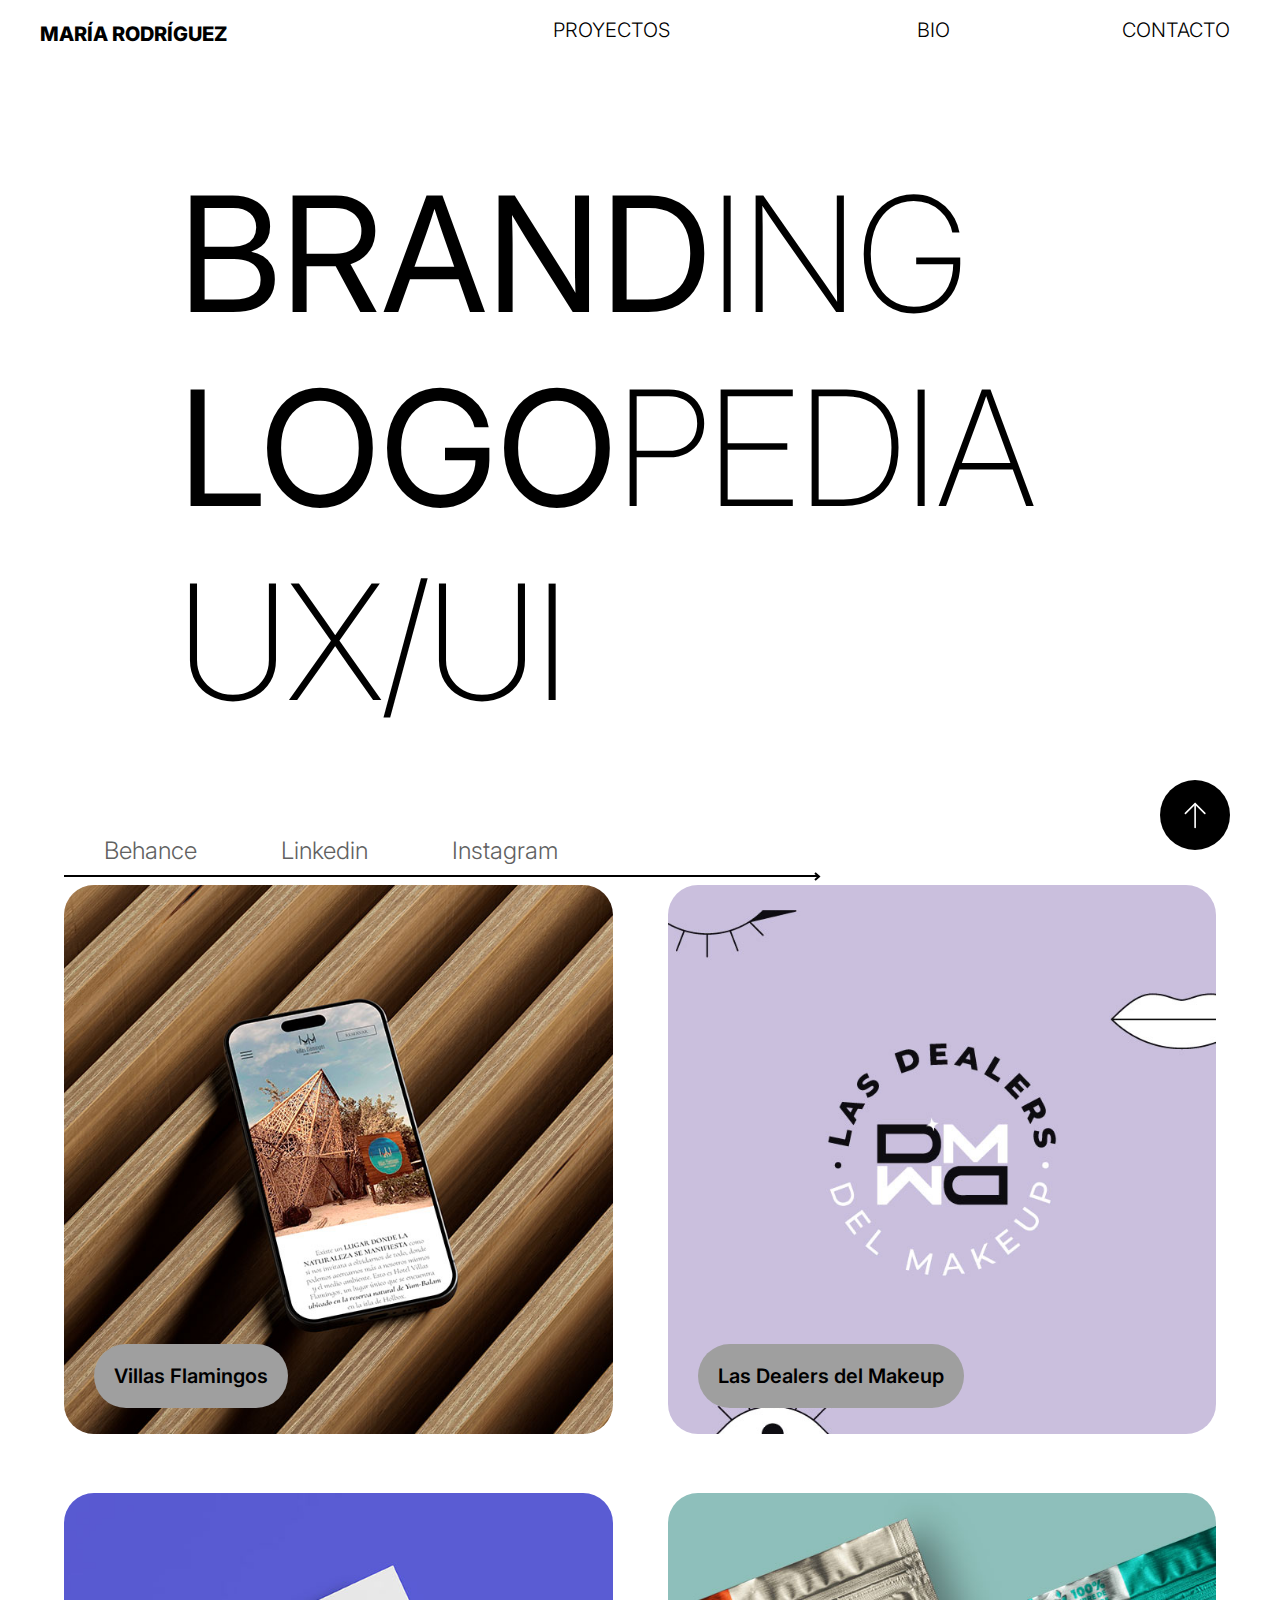
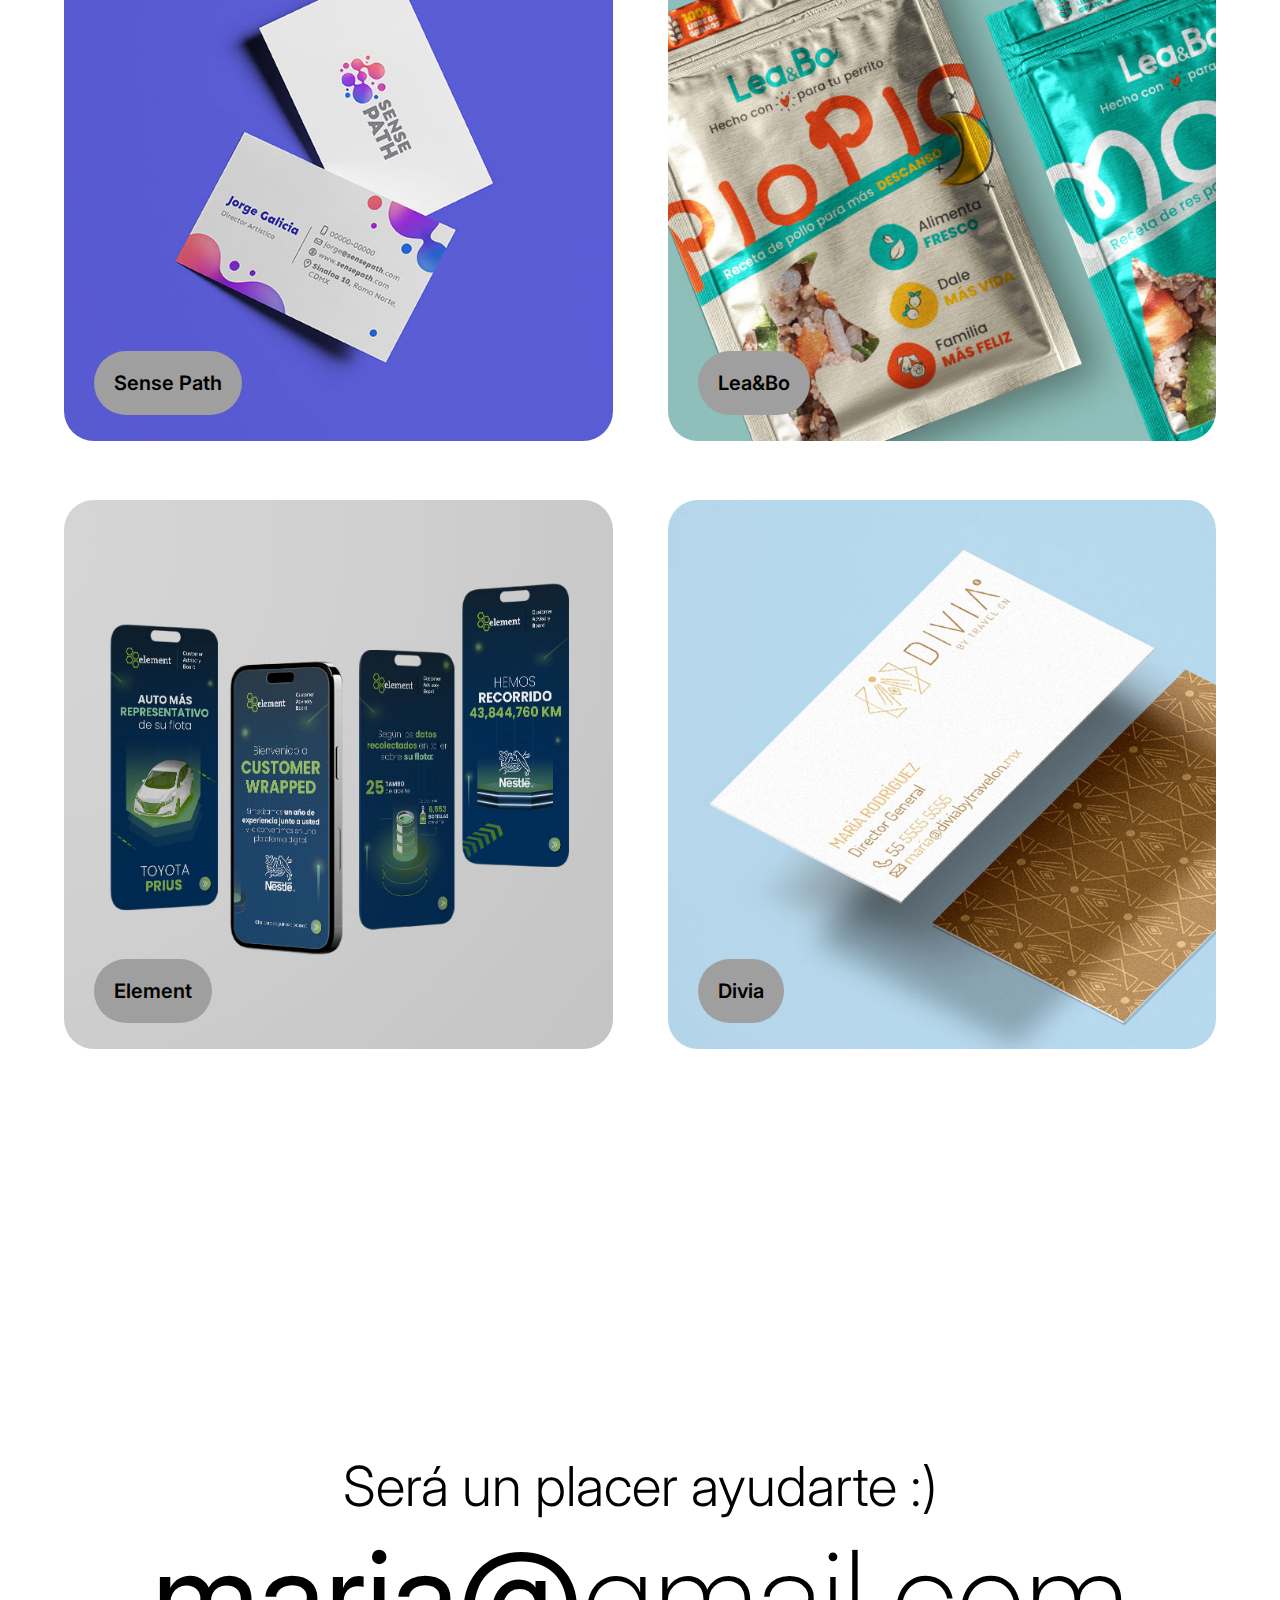
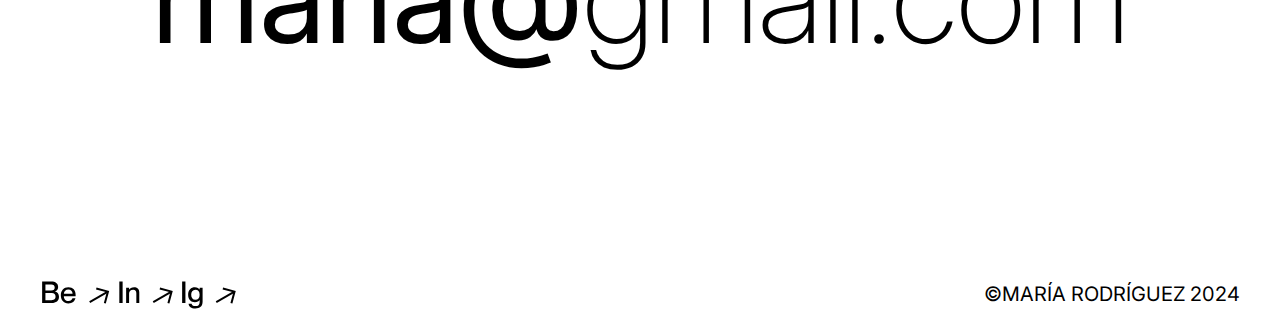
<file: pages/proyectos.html>
<!DOCTYPE html>
<html lang="es">
<head>
    <meta charset="UTF-8">
    <meta name="viewport" content="width=device-width, initial-scale=1.0">
    <link rel="stylesheet" href="../css/estilos.css">
    <!-- <link rel="stylesheet" href="../css/style.css"> -->
    <title>María Rodríguez | Portafolio</title>
</head>
    <!--HEADER-->
<body>
    <header>
        <h1><a href="../index.html">MARÍA RODRÍGUEZ</a></h1>
        <nav>
            <ul>
                <li><a href="./proyectos.html">PROYECTOS</a></li>
                <li><a href="./bio.html">BIO</a></li>
                <li><a href="./contacto.html">CONTACTO</a></li>
            </ul>
        </nav>
    </header>
    <!--MAIN-->
    <main>
        <!--HERO-->
        <section class="hero-proyectos">
            <h2><b>Brand</b>ing</h2>
            <h2><b>Logo</b>pedia</h2>
            <h2>ux/ui</h2>
        </section>
        <section class="rrss">
            <a href="https://www.behance.net/mariarod" target="_blank">Behance</a>
            <a href="https://www.linkedin.com/in/mariarrrodriguez/" target="_blank">Linkedin</a>
            <a href="https://www.instagram.com/daswaria.flow/" target="blank">Instagram</a>
            <img src="../img/flecha home.svg" alt="">
        </section>
        <!--GALERIA_PROYECTOS-->
        <section class="grid-galeria-bio">
        <div class="grid-item">
            <img src="../img/VF-home.jpg" alt="">
            <!--BOTON-->
            <h3><a href="../pages/proyecto-uno.html">Villas Flamingos</a></h3>
        </div>
        <div class="grid-item">
            <img src="../img/DM_Identidad.jpg" alt="">
            <!--BOTON-->
            <h3><a href="../pages/proyecto-uno.html">Las Dealers del Makeup</a></h3>
        </div>
        <div class="grid-item">
            <img src="../img/SP_identidad.jpg" alt="">
            <!--BOTON-->
            <h3><a href="../pages/proyecto-uno.html">Sense Path</a></h3>
        </div>
        <div class="grid-item">
            <img src="../img/LyB_Empaque.jpg" alt="">
            <!--BOTON-->
            <h3><a href="../pages/proyecto-uno.html">Lea&Bo</a></h3>
        </div>
        <div class="grid-item">
            <img src="../img/CAB-2022.jpg" alt="">
            <!--BOTON-->
            <h3><a href="../pages/proyecto-uno.html">Element</a></h3>
        </div>
        <div class="grid-item">
            <img src="../img/Divia_Identidad.jpg" alt="">
            <!--BOTON-->
            <h3><a href="../pages/proyecto-uno.html">Divia</a></h3>
        </div>
        </section>
    <!--CONTACTO-->
    <section class="contacto-mail">
            <p>Será un placer ayudarte :)</P>
            <h2><b>maria@</b>gmail.com</h2>
    </section>
        <div class="btn-arriba">
            <a href=""><img src="../img/btn hacia arriba.svg" alt=""></a>
        </div>
    </main>
    <!--FOOTER-->
    <footer>
        <div>
            <a href="https://www.behance.net/mariarod" target="_blank"><img src="../img/behance.svg" alt=""></a>
            <a href="https://www.linkedin.com/in/mariarrrodriguez/" target="_blank"><img src="../img/linkedin.svg" alt=""></a>
            <a href="https://www.instagram.com/daswaria.flow/" target="blank"><img src="../img/instagram.svg" alt=""></a>
        </div>
            <p>©MARÍA RODRÍGUEZ 2024</p>
    </footer>
</body>
</html>
</file>
<file: css/estilos.css>
@charset "UTF-8";
@import url("https://fonts.googleapis.com/css2?family=Barlow:ital,wght@0,100;0,200;0,300;0,400;0,500;0,600;0,700;0,800;0,900;1,100;1,200;1,300;1,400;1,500;1,600;1,700;1,800;1,900&family=Inter:wght@100..900&display=swap");
/*! -------- RESET --------*/
* {
  margin: 0;
  padding: 0;
  box-sizing: border-box;
  font-family: "Inter", sans-serif; }

body {
  font-family: "Inter", sans-serif;
  width: 100%;
  overflow-x: hidden; }

section {
  width: 90%;
  margin: 0 auto;
  max-width: 1920px; }

header {
  background-color: #ffffff;
  margin: 10px 40px;
  display: flex;
  justify-content: space-between;
  align-items: center; }
  header h1 a {
    font-size: 20px;
    font-weight: 800;
    font-style: normal;
    text-decoration: none;
    color: #000000; }
  header nav {
    width: 70%; }
    header nav ul {
      list-style: none;
      display: flex;
      width: 100%; }
      header nav ul li {
        margin: 0px 10px;
        flex: 1 1 0px;
        text-align: right; }
        header nav ul li a {
          font-size: 20px;
          font-weight: 300;
          font-style: normal;
          text-decoration: none;
          color: #000000; }

/* INDEX */
.hero {
  height: calc(100vh - 123px);
  display: flex;
  flex-direction: column;
  justify-content: center;
  align-items: center; }
  .hero h2 {
    font-size: 155px;
    font-weight: 800;
    font-style: normal;
    text-align: center;
    width: 85%;
    text-transform: uppercase; }
  .hero p {
    font-size: 50px;
    font-weight: 300;
    font-style: normal;
    text-transform: uppercase; }

.rrss a {
  font-size: 24px;
  font-weight: 300;
  font-style: normal;
  text-decoration: none;
  color: #616161;
  margin: 0px 40px; }

.bio div {
  height: 100vh;
  display: flex;
  flex-direction: column;
  justify-content: center;
  align-items: center; }

.bio .bio-content-uno {
  font-size: 45px;
  font-weight: 200;
  font-style: normal;
  color: #000000;
  text-align: left;
  width: 75%; }

.bio .bio-content-dos {
  font-size: 45px;
  font-weight: 200;
  font-style: normal;
  color: #000000;
  text-align: left;
  width: 75%;
  margin-top: 40px; }

.bio a {
  font-size: 20px;
  font-weight: 600;
  font-style: normal;
  background-color: #9F9F9F;
  text-decoration: none;
  color: #000000;
  padding: 20px 40px 20px 40px;
  border-radius: 50px;
  margin-top: 100px; }

.proyectos {
  padding: 100px;
  display: flex;
  flex-direction: column;
  justify-content: center;
  align-items: center; }
  .proyectos h2 {
    font-size: 128px;
    font-weight: 800;
    font-style: normal;
    color: #000000;
    text-transform: uppercase; }
  .proyectos p {
    font-size: 27px;
    font-weight: 300;
    font-style: normal;
    text-transform: uppercase;
    text-align: center;
    width: 80%;
    color: #000000; }

.grid-galeria {
  margin: 40px;
  width: 85%;
  height: 85%;
  display: grid;
  grid-template-columns: repeat(2, 1fr);
  grid-template-rows: auto;
  gap: 55px;
  max-width: 1920px;
  margin: 150px auto; }
  .grid-galeria .grid-item {
    position: relative; }
    .grid-galeria .grid-item img {
      width: 100%;
      height: 100%;
      border-radius: 30px; }
    .grid-galeria .grid-item h3 a {
      font-size: 20px;
      font-weight: 600;
      font-style: normal;
      background-color: #9F9F9F;
      text-decoration: none;
      color: #000000;
      padding: 20px 20px 20px 20px;
      border-radius: 50px;
      position: absolute;
      left: 30px;
      bottom: 30px; }

@keyframes scroll {
  0% {
    transform: translateX(0); }
  50% {
    transform: translateX(calc(-250px * 4)); }
  100% {
    transform: translateX(0); } }

.slider {
  background: #D9D9D9;
  height: 150px;
  overflow: hidden;
  position: relative;
  top: 100px;
  padding: 25px 0; }
  .slider :before, .slider :after {
    content: "";
    height: 100px;
    position: absolute;
    width: 200px;
    z-index: 2; }
  .slider :after {
    right: 0;
    top: 0;
    transform: rotateZ(180deg); }
  .slider :before {
    left: 0;
    top: 0; }
  .slider .slide-track {
    animation: scroll 30s linear infinite;
    display: flex;
    width: calc(150px * 14);
    position: absolute;
    top: 25px; }
  .slider .slide {
    height: 100px;
    width: 1440px; }
    .slider .slide img {
      height: 100px;
      width: 630px; }

.contacto-mail {
  margin-top: 400px;
  margin-bottom: 200px;
  display: flex;
  flex-direction: column;
  justify-content: center;
  align-items: center; }
  .contacto-mail p {
    font-size: 55px;
    font-weight: 300;
    font-style: normal;
    text-align: center;
    color: #000000; }
  .contacto-mail h2 {
    font-size: 130px;
    font-weight: 200;
    font-style: normal;
    text-align: center;
    color: #000000; }

.btn-arriba a img {
  width: 70px;
  position: fixed;
  bottom: 50px;
  right: 50px; }

/* PROYECTOS */
.hero-proyectos {
  width: 70%;
  height: calc(100vh - 123px);
  display: flex;
  flex-direction: column;
  justify-content: center;
  align-items: center; }
  .hero-proyectos h2 {
    font-size: 145px;
    font-weight: 200;
    font-style: normal;
    text-align: left;
    width: 80%;
    text-transform: uppercase; }
  .hero-proyectos h3 {
    font-size: 145px;
    font-weight: 200;
    font-style: normal;
    text-align: left;
    width: 80%;
    text-transform: uppercase; }
  .hero-proyectos h4 {
    font-size: 145px;
    font-weight: 700;
    font-style: normal;
    text-align: left;
    width: 80%;
    text-transform: uppercase; }

.grid-galeria-proyectos {
  width: 85%;
  height: 85%;
  display: grid;
  grid-template-columns: repeat(2, 1fr);
  grid-template-rows: auto;
  gap: 55px;
  max-width: 1920px;
  margin: 200px auto; }
  .grid-galeria-proyectos .grid-item {
    position: relative; }
    .grid-galeria-proyectos .grid-item img {
      width: 100%;
      height: 100%;
      border-radius: 30px; }
    .grid-galeria-proyectos .grid-item h3 a {
      font-size: 20px;
      font-weight: 600;
      font-style: normal;
      background-color: #9F9F9F;
      text-decoration: none;
      color: #000000;
      padding: 20px 20px 20px 20px;
      border-radius: 50px;
      position: absolute;
      left: 30px;
      bottom: 30px; }

.contacto {
  margin-top: 350px;
  margin-bottom: 200px;
  display: flex;
  flex-direction: column;
  justify-content: center;
  align-items: center; }
  .contacto p {
    font-size: 55px;
    font-weight: 300;
    font-style: normal;
    text-align: center;
    color: #000000; }
  .contacto h2 {
    font-size: 130px;
    font-weight: 200;
    font-style: normal;
    text-align: center;
    color: #000000; }

/* PROYECTO_UNO */
.hero-proyecto-uno {
  width: 100%;
  height: calc(100vh - 123px);
  margin: 0px 40px;
  display: grid;
  grid-template-columns: 1fr 1fr;
  align-items: end; }
  .hero-proyecto-uno h2 {
    font-size: 60px;
    font-weight: 800;
    font-style: normal;
    text-align: left;
    text-transform: uppercase; }
  .hero-proyecto-uno p {
    font-size: 35px;
    font-weight: 300;
    font-style: normal;
    text-align: left;
    margin-top: 15px; }
  .hero-proyecto-uno img {
    margin-bottom: 20px; }

.descripcion-proyecto {
  display: flex;
  flex-direction: column;
  justify-items: end;
  align-items: end;
  margin-right: 100px; }
  .descripcion-proyecto .proyecto-info {
    font-size: 30px;
    font-weight: 300;
    font-style: normal;
    text-align: left;
    margin-top: 150px;
    margin-right: 100px;
    width: 40%; }

.flecha-top {
  margin-top: 50px; }

.cliente {
  font-size: 20px;
  font-weight: 700;
  font-style: normal;
  text-align: left;
  margin: 20px 0px; }
  .cliente .marca {
    margin-left: 200px; }

.fecha {
  font-size: 20px;
  font-weight: 300;
  font-style: normal;
  text-align: left;
  margin: 20px 0px; }
  .fecha .año {
    margin-left: 230px; }

.herramientas {
  font-size: 20px;
  font-weight: 300;
  font-style: normal;
  text-align: left;
  margin: 20px 0px; }
  .herramientas .programas {
    margin-left: 140px; }

.grid-galeria-proyecto-uno {
  width: 85%;
  height: 85%;
  display: grid;
  grid-template-columns: repeat(2, 1fr);
  grid-template-rows: auto;
  gap: 45px;
  max-width: 1920px;
  margin: 300px auto; }
  .grid-galeria-proyecto-uno img {
    width: 100%;
    height: 100%;
    border-radius: 30px; }

.contacto-proyecto-uno {
  margin-top: 400px;
  margin-bottom: 200px;
  display: flex;
  flex-direction: column;
  justify-content: center;
  align-items: center; }
  .contacto-proyecto-uno p {
    font-size: 55px;
    font-weight: 300;
    font-style: normal;
    text-align: center;
    color: #000000; }
  .contacto-proyecto-uno h2 {
    font-size: 130px;
    font-weight: 200;
    font-style: normal;
    text-align: center;
    color: #000000; }

/* BIO */
.hero-bio {
  width: 100%;
  height: calc(100vh - 123px);
  display: flex;
  flex-direction: column;
  justify-content: center;
  align-items: center; }
  .hero-bio img {
    margin: 20px; }
  .hero-bio h2 {
    font-size: 60px;
    font-weight: 200;
    font-style: normal;
    text-transform: uppercase;
    text-align: center;
    color: #000000;
    width: 80%; }

.grid-cv {
  display: grid;
  grid-template-columns: repeat(2, 1fr);
  grid-template-rows: auto;
  gap: 70px; }
  .grid-cv .formacion {
    background-color: #D5D5D5;
    padding: 50px 40px;
    border-radius: 30px; }
    .grid-cv .formacion .formacion-uno h2 {
      font-size: 30px;
      font-weight: 800;
      font-style: normal;
      text-transform: uppercase;
      color: #000000;
      margin-left: 30px;
      margin-top: 6px; }
    .grid-cv .formacion .formacion-uno p {
      font-size: 25px;
      font-weight: 200;
      font-style: normal;
      color: #000000;
      margin-left: 30px; }
    .grid-cv .formacion .formacion-dos p {
      font-size: 25px;
      font-weight: 200;
      font-style: normal;
      color: #000000;
      margin-left: 30px; }
    .grid-cv .formacion .temporalidad {
      margin-top: 45px; }
  .grid-cv .experiencia {
    background-color: #D5D5D5;
    padding: 30px 40px;
    border-radius: 30px;
    grid-row: span 2; }
    .grid-cv .experiencia .experiencia-trainee h3 {
      font-size: 30px;
      font-weight: 800;
      font-style: normal;
      text-transform: uppercase;
      color: #000000;
      margin-left: 30px;
      margin-top: 25px; }
    .grid-cv .experiencia .experiencia-trainee p {
      font-size: 25px;
      font-weight: 200;
      font-style: normal;
      color: #000000;
      margin-left: 30px;
      width: 88%; }
    .grid-cv .experiencia .experiencia-toilettes p {
      font-size: 25px;
      font-weight: 200;
      font-style: normal;
      color: #000000;
      margin-left: 30px;
      width: 88%; }
    .grid-cv .experiencia .experiencia-sub p {
      font-size: 25px;
      font-weight: 200;
      font-style: normal;
      color: #000000;
      margin-left: 30px;
      width: 88%; }
  .grid-cv .habilidades {
    background-color: #D5D5D5;
    padding: 50px 40px;
    border-radius: 30px; }
    .grid-cv .habilidades h4 {
      font-size: 30px;
      font-weight: 800;
      font-style: normal;
      text-transform: uppercase;
      color: #000000;
      margin-left: 30px;
      margin-top: 6px; }
    .grid-cv .habilidades ul il {
      font-size: 25px;
      font-weight: 200;
      font-style: normal;
      color: #000000; }
      .grid-cv .habilidades ul il p {
        margin-left: 30px;
        margin-top: 20px; }

.puesto {
  margin-top: 45px; }

.slider-bio {
  background: #D9D9D9;
  height: 150px;
  overflow: hidden;
  position: relative;
  top: 200px;
  padding: 25px 0; }
  .slider-bio :before, .slider-bio :after {
    content: "";
    height: 100px;
    position: absolute;
    width: 200px;
    z-index: 2; }
  .slider-bio :after {
    right: 0;
    top: 0;
    transform: rotateZ(180deg); }
  .slider-bio :before {
    left: 0;
    top: 0; }
  .slider-bio .slide-track {
    animation: scroll 30s linear infinite;
    display: flex;
    width: calc(150px * 14);
    position: absolute;
    top: 25px; }
  .slider-bio .slide {
    height: 100px;
    width: 1440px; }
    .slider-bio .slide img {
      height: 100px;
      width: 630px; }

.grid-galeria-bio {
  width: 90%;
  height: 90%;
  display: grid;
  grid-template-columns: repeat(2, 1fr);
  grid-template-rows: auto;
  gap: 55px;
  margin: 400px auto; }
  .grid-galeria-bio .grid-item {
    position: relative; }
    .grid-galeria-bio .grid-item img {
      border-radius: 30px; }
    .grid-galeria-bio .grid-item h3 a {
      font-size: 20px;
      font-weight: 600;
      font-style: normal;
      background-color: #9F9F9F;
      text-decoration: none;
      color: #000000;
      padding: 20px 20px 20px 20px;
      border-radius: 50px;
      position: absolute;
      left: 30px;
      bottom: 30px; }

.contacto-bio {
  margin-top: 400px;
  margin-bottom: 200px;
  display: flex;
  flex-direction: column;
  justify-content: center;
  align-items: center; }
  .contacto-bio p {
    font-size: 55px;
    font-weight: 300;
    font-style: normal;
    text-align: center;
    color: #000000; }
  .contacto-bio h2 {
    font-size: 130px;
    font-weight: 200;
    font-style: normal;
    text-align: center;
    color: #000000; }

/* CONTACTO */
.hero-contacto {
  width: 100%;
  height: calc(100vh - 123px);
  display: flex;
  flex-direction: column;
  justify-content: center;
  align-items: center; }
  .hero-contacto h2 {
    font-size: 100px;
    font-weight: 200;
    font-style: normal;
    text-align: center;
    width: 85%;
    text-transform: uppercase; }

.intro-formulario h2 {
  font-size: 50px;
  font-weight: 300;
  font-style: normal;
  margin-top: 200px;
  width: 80%;
  display: flex;
  justify-content: center; }

footer {
  margin: 10px 40px;
  display: flex;
  justify-content: space-between;
  align-items: center; }
  footer div a {
    width: 66px;
    height: 36px;
    color: #000000; }
  footer p {
    font-size: 20px;
    font-weight: 400;
    font-style: normal;
    color: #000000; }

@media screen and (max-width: 1920px) {
  /*DESKTOP*/
  /*header*/
  header nav {
    width: 70%; }
  /*index*/
  .hero h2 {
    font-size: 10rem; }
  .hero p {
    font-size: 4rem;
    text-align: center; }
  .bio div {
    min-height: 100vh;
    height: auto; }
    .bio div .bio-content-uno {
      font-size: 3rem; }
    .bio div .bio-content-dos {
      font-size: 3rem; }
  .img-container img {
    width: 100%; }
  .proyectos {
    padding: 100px 0; }
    .proyectos h2 {
      font-size: 7rem; }
  .grid-galeria {
    height: auto;
    margin: 0 auto; }
  /*bio*/
  .hero-bio h2 {
    font-size: 60px; }
  .grid-cv .formacion .card h2 {
    margin-left: 0;
    margin-top: 0; }
  .grid-cv .formacion .card p {
    margin-left: 0; }
  .slider-bio {
    margin: 100px 0;
    top: 0; }
  .grid-galeria-bio {
    grid-template-columns: 1fr 1fr;
    width: 90%;
    height: auto;
    margin: 0 auto; }
    .grid-galeria-bio .grid-item {
      width: 100%; }
      .grid-galeria-bio .grid-item img {
        width: 100%; }
  /*PROYECTOS*/
  .hero-proyectos {
    width: 90%; }
    .hero-proyectos h2 {
      font-size: 10rem; }
  /*PROYECTO TEMPLATE*/
  .descripcion-proyecto {
    margin: 150px 0; }
    .descripcion-proyecto .proyecto-info {
      margin-top: 0; }
  /*contacto*/
  .intro-formulario h2 {
    font-size: 50px; }
  .formulario form {
    max-width: 660px;
    margin: 50px auto; }
    .formulario form textarea {
      resize: none; }
  /*footer*/
  .contacto-mail h2 {
    font-size: 8rem; } }

@media screen and (max-width: 768px) {
  /*TABLET*/
  /*header*/
  header {
    width: 90%;
    margin: 0 auto;
    flex-direction: column; }
    header nav {
      width: 100%; }
      header nav ul li {
        text-align: center; }
  /*index*/
  .hero h2 {
    font-size: 5rem; }
  .hero p {
    font-size: 3rem; }
  .bio div .bio-content-uno {
    font-size: 2rem; }
  .bio div .bio-content-dos {
    font-size: 2rem; }
  .proyectos h2 {
    font-size: 4.5rem; }
  .grid-galeria {
    grid-template-columns: 1fr; }
  /*bio*/
  .hero-bio h2 {
    font-size: 30px; }
  .grid-cv {
    grid-template-columns: 1fr; }
    .grid-cv .formacion .formacion-uno h2 {
      margin-left: 0;
      margin-top: 0; }
  .grid-galeria-bio {
    grid-template-columns: 1fr; }
  /*PROYECTOS*/
  .hero-proyectos h2 {
    font-size: 4.5rem; }
  /*PROYECTO TEMPLATE*/
  .descripcion-proyecto .proyecto-table {
    width: 90%;
    margin: 0 auto; }
  /*contacto*/
  .intro-formulario h2 {
    font-size: 30px; }
  .formulario form {
    max-width: 460px; }
  /*footer*/
  .contacto-mail h2 {
    font-size: 4rem; } }

@media screen and (max-width: 360px) {
  /*MOBILE*/
  /*header*/
  header nav ul {
    flex-direction: column; }
  /*index*/
  .hero {
    height: calc(100vh - 225px); }
    .hero h2 {
      font-size: 3rem; }
    .hero p {
      font-size: 1.5rem; }
  .bio div {
    min-height: auto;
    padding: 100px 0; }
    .bio div .bio-content-uno {
      font-size: 1.5rem; }
    .bio div .bio-content-dos {
      font-size: 1.5rem; }
  .proyectos h2 {
    font-size: 2rem; }
  /*bio*/
  .hero-bio h2 {
    font-size: 24px; }
  /*PROYECTOS*/
  .hero-proyectos h2 {
    font-size: 3rem; }
  /*contacto*/
  .intro-formulario h2 {
    font-size: 20px; }
  .formulario form {
    max-width: 320px;
    margin: 0 auto; }
  /*footer*/
  .contacto-mail h2 {
    font-size: 2rem; } }
</file>
<file: css/style.css>
@import url('https://fonts.googleapis.com/css2?family=Barlow:ital,wght@0,100;0,200;0,300;0,400;0,500;0,600;0,700;0,800;0,900;1,100;1,200;1,300;1,400;1,500;1,600;1,700;1,800;1,900&family=Inter:wght@100..900&display=swap');

/*! -------- RESET --------*/
*{
    margin: 0;
    padding: 0;
    box-sizing: border-box;
}

body{
    font-family: "Inter", sans-serif !important;
}

/*! -------- HEADER --------*/

header{
    background-color:#ffffff;
    margin: 10px 40px;
    display: flex;
    justify-content: space-between;
    align-items: center;}

header h1 a{
    font-size: 20px;
    font-weight: 800;
    font-style: normal;
    text-decoration: none;
    color: #000000;
}

/* -------- NAV --------*/
header nav{
    width: 70%;
}

header nav ul{
    list-style: none;
    display: flex;
    width: 100%;
}

header nav ul li{
    margin: 0px 10px;
    flex: 1 1 0px;
    text-align: center;
}

header nav ul li a{
    font-size: 20px;
    font-weight: 300;
    font-style: normal;
    text-decoration: none;
    color: #000000;
}

/*! -------- MAIN --------*/

/*? -------- INDEX --------*/

/* -------- HERO --------*/

.hero{
    width:100%;
    height: calc(100vh - 123px);
    display: flex;
    flex-direction: column;
    justify-content: center;
    align-items: center;
}

.hero h2{
    font-size: 155px;
    font-weight: 800;
    font-style: normal;
    text-align: center;
    width: 85%;
    text-transform: uppercase;
}

.hero p{
    font-size: 50px;
    font-weight: 300;
    font-style: normal;
    text-transform: uppercase;
}

.rrss a{
    font-size: 24px;
    font-weight: 300;
    font-style: normal;
    text-decoration: none;
    color: #616161;
    margin: 0px 40px;
}


/* -------- BIO --------*/

.bio div{
    height: 100vh;
    display: flex;
    flex-direction: column;
    justify-content: center;
    align-items: center;
}

.bio-content-uno{
    font-size: 45px;
    font-weight: 200;
    font-style: normal;
    color: #000000;
    text-align: left;
    width: 75%;
}

.bio-content-dos{
    font-size: 45px;
    font-weight: 200;
    font-style: normal;
    color: #000000;
    text-align: left;
    width: 75%;
    margin-top: 40px;
}

.bio a{
    font-size: 20px;
    font-weight: 600;
    font-style:normal;
    background-color: #9F9F9F;
    text-decoration: none;
    color: #000000;
    padding: 20px 40px 20px 40px;
    border-radius: 50px;
    margin-top: 100px;
}

/* -------- PROYECTOS --------*/

.proyectos{
    padding: 100px;
    display: flex;
    flex-direction: column;
    justify-content: center;
    align-items: center;
}

.proyectos h2{
    font-size: 128px;
    font-weight: 800;
    font-style: normal;
    color: #000000;
    text-transform: uppercase;
}

.proyectos p{
    font-size: 27px;
    font-weight: 300;
    font-style: normal;
    text-transform: uppercase;
    text-align: center;
    width: 80%;
    color: #000000;
}

/* -------- GRID GALERIA DE PROYECTOS --------*/

.grid-galeria{
    margin: 40px;
    width: 85%;
    height: 85%;
    display: grid;
    grid-template-columns: repeat(2, 1fr);
    grid-template-rows: auto;
    gap: 55px;
    max-width: 1920px;
    margin: 150px auto;
}

.grid-item img{
    width: 100%;
    height: 100%;
    border-radius: 30px;
}

.grid-item{
    position: relative;
}

.grid-item h3 a{
    font-size: 20px;
    font-weight: 600;
    font-style: normal;
    background-color: #9F9F9F;
    text-decoration: none;
    color:#000000;
    padding: 20px 20px 20px 20px;
    border-radius: 50px;
    position: absolute;
    left: 30px;
    bottom: 30px;
}

/* -------- SLIDER AUTOMATICO --------*/

@keyframes scroll {
    0% {
        transform: translateX(0);
}
    50% {
        transform: translateX(calc(-250px * 4));
}
    100%{
        transform: translateX(0);
    }
}

.slider {
    background: #D9D9D9;
    height: 150px;
    overflow: hidden;
    position: relative;
    top: 100px;
    padding: 25px 0;
}

.slide img{
    height: 100px;
    width: 630px;
}
.slider::before, .slider::after {
    content: "";
    height: 100px;
    position: absolute;
    width: 200px;
    z-index: 2;
}
.slider::after {
    right: 0;
    top: 0;
    transform: rotateZ(180deg);
}
.slider::before {
    left: 0;
    top: 0;
}
.slider .slide-track {
    animation: scroll 30s linear infinite;
    display: flex;
    width: calc(150px * 14);
    position: absolute;
    top: 25px;
}
.slider .slide {
    height: 100px;
    width: 1440px;
}

/* -------- CONTACTO --------*/

.contacto-home{
    margin-top: 400px;
    margin-bottom: 200px;
    display: flex;
    flex-direction: column;
    justify-content: center;
    align-items: center;
}
.contacto-home p{
    font-size: 55px;
    font-weight: 300;
    font-style: normal;
    text-align: center;
    color: #000000;
}

.contacto-home h2{
    font-size: 130px;
    font-weight: 200;
    font-style: normal;
    text-align: center;
    color: #000000;
}

.btn-arriba a img{
    width: 70px;
    position: fixed;
    bottom: 50px;
    right: 50px;
}

@media screen and (max-width: 1649px) {
    .hero h2{
        font-size: 145px;
    }
    .hero p{
        font-size: 45px;
    }
}

@media screen and (max-width: 1544px) {
    .hero h2{
        font-size: 135px;
        width:100%;
    }
    .hero p{
        font-size: 40px;
    }
}

@media screen and (max-width: 1318px) {
    .rrss img{
        width: 50%;
        }
    .bio-content-uno{
        font-size: 35px;
    }
    .bio-content-dos{
        font-size: 35px;
    }
}

@media screen and (max-width: 1200px) {
    .hero h2{
        font-size: 135px;
        width: 80%;
    }
    .hero p{
        font-size: 25px;
    }
    .contacto-home p{
        font-size: 45px;
    }
    .contacto-home h2{
        font-size: 110px;
    }
}

@media screen and (max-width: 1114px) {
    .rrss img{
        display: none;
        }
}

@media screen and (max-width: 963px) {
    .proyectos{
        padding: 30px;
    }
    .proyectos p{
        font-size: 23px;
        width: 100%;
    }
    .grid-galeria{
        width: 65%;
        height: 65%;
        grid-template-columns: 1fr;
    }
    .grid-item h3 a{
        font-size: 18px;
        padding: 15px 15px;
    }
    .contacto-home h2{
        font-size: 100px;
    }
}

@media screen and (max-width: 877px) {
    .bio-content-uno{
        font-size: 32px;
    }
    .bio-content-dos{
        font-size: 32px;
    }
    .proyectos h2{
        font-size: 110px;
    }
    .contacto-home p{
        font-size: 40px;
    }
    .contacto-home h2{
        font-size: 85px;
    }
}

@media screen and (max-width: 784px) {
    .hero h2{
        font-size: 125px;
    }
    .hero p{
        font-size: 25px;
    }
    .bio-content-uno{
        font-size: 29px;
        width: 81%;
    }
    .bio-content-dos{
        font-size: 29px;
        width: 81%;
    }
    .proyectos h2{
        font-size: 100px;
    }
    .proyectos p{
        font-size: 20px;
    }
    .contacto-home p{
        font-size: 37px;
    }
    .contacto-home h2{
        font-size: 70px;
    }
}

@media screen and (max-width: 700px) {
    .header {
        flex-direction: column;
    }
    .header ul{
        margin-top: 10px;
    }
    .hero h2{
        font-size: 100px;
    }
    .hero {
        height: 85vh;
    }
    .hero p{
        font-size: 20px;
    }
    .bio div{
        height: 110vh;
    }
    .proyectos h2{
        font-size: 90px;
    }
    .proyectos p{
        font-size: 18px;
    }
    .grid-galeria{
        margin: 120px auto;
    }
    .btn-arriba a img{
        width: 55px;
    }
    .btn-arriba a img{
        position: fixed;
        bottom: 50px;
        right: 30px;
    }
}

@media screen and (max-width: 597px){
    .hero h2{
        font-size: 94px;
    }
    .hero p{
        font-size: 17px;
    }
    .bio div{
        height: 100vh;
    }
    .bio-content-uno{
        font-size: 30px;
        width: 85%;
    }
    .bio-content-dos{
        font-size: 30px;
        width: 85%;
    }
    .proyectos h2{
        font-size: 80px;
    }
    .contacto-home{
        margin-top: 320px;
    }
    .contacto-home p{
        font-size: 30px;
    }
    .contacto-home h2{
        font-size: 55px;
        margin-top: 5px;
    }
}

@media screen and (max-width: 534px) {
    .hero h2{
        font-size: 85px;
    }
    .hero p{
        font-size: 15px;
    }
    .rrss a{
        font-size: 20px;
    }
    .bio-content-uno{
        font-size: 27px;
        width: 75%;
    }
    .bio-content-dos{
        font-size: 27px;
        width: 75%;
    }
    .proyectos h2{
        font-size: 70px;
    }
    .proyectos p{
        font-size: 15px;
    }
    .grid-galeria{
        margin: 90px auto;
    }
    .footer div a img{
        width: 50px;
        height: 26px;
        }
    footer p{
        font-size: 15px;
        }
}

@media screen and (max-width: 500px) {
    .hero h2{
        font-size: 75px;
    }
    .rrss a{
        font-size: 18px;
        margin: 0px 20px 0px 40px;
    }
    .contacto-home p{
        font-size: 25px;
    }
    .contacto-home h2{
        font-size: 45px;
        margin-top: 5px;
    }
    .grid-item h3 a {
        left: 35px !important;
        bottom: 40px !important;
        padding: 10px 17px !important; }

    footer{
        flex-direction: column;
    }
}

@media screen and (max-width: 468px) {
    .hero h2{
        font-size: 70px;
    }
    .hero p{
        font-size: 13px;
    }
    .bio-content-uno{
        font-size: 23px;
        width: 75%;
    }
    .bio-content-dos{
        font-size: 23px;
        width: 75%;
    }
    .proyectos h2{
        font-size: 53px;
    }
    .proyectos p{
        font-size: 13px;
    }
}

@media screen and (max-width: 360px) {
    .header nav{
        width: 100%;
    }
    .header nav ul li a{
        font-size: 17px;
    }
    .hero h2{
        font-size: 60px;
    }
    .hero p{
        font-size: 15px;
        text-align: center;
        width: 70%;
    }
    .rrss a{
        font-size: 19px;
        margin: 0px 0px 0px 30px;
    }
    .proyectos h2{
        font-size: 50px;
    }
    .proyectos p{
        font-size: 18px;
        width: 80%;
    }
    .grid-galeria{
        margin: 80px auto;
        width: 80%;
    }
    .grid-item h3 a {
        font-size: 10px;
        padding: 15px 15px 15 px 15px;
        left: 25px;
        bottom: 20px;
    }
    .contacto-home p{
        font-size: 20px;
    }
    .contacto-home h2{
        font-size: 35px;
        margin-top: 5px;
    }
}

/*? -------- PROYECTOS --------*/

/*! -------- MAIN --------*/

/* -------- HERO --------*/

.hero-proyectos{
    width: 70%;
    height: calc(100vh - 123px);
    display: flex;
    flex-direction: column;
    justify-content: center;
    align-items: center;
}

.hero-proyectos h2{
    font-size:145px;
    font-weight:200;
    font-style: normal;
    text-align: left;
    width: 80%;
    text-transform: uppercase;
}

.hero-proyectos h3{
    font-size:145px;
    font-weight:200;
    font-style: normal;
    text-align: left;
    width: 80%;
    text-transform: uppercase;
}

.hero-proyectos h4{
    font-size:145px;
    font-weight:700;
    font-style: normal;
    text-align: left;
    width: 80%;
    text-transform: uppercase;
}

/* -------- GRID GALERIA DE PROYECTOS --------*/

.grid-galeria-proyectos{
    width: 85%;
    height:85%;
    display: grid;
    grid-template-columns: repeat(2, 1fr);
    grid-template-rows: auto;
    gap: 55px;
    max-width: 1920px;
    margin: 200px auto;
}

.grid-item img{
    width: 100%;
    height: 100%;
    border-radius: 30px;
}

.grid-item{
    position: relative;
}

.grid-item h3 a{
    font-size: 20px;
    font-weight: 600;
    font-style: normal;
    background-color: #9F9F9F;
    text-decoration: none;
    color:#000000;
    padding: 20px 20px 20px 20px;
    border-radius: 50px;
    position: absolute;
    left: 30px;
    bottom: 30px;
}

.contacto{
    margin-top: 350px;
    margin-bottom: 200px;
    display: flex;
    flex-direction: column;
    justify-content: center;
    align-items: center;
}
.contacto p{
    font-size: 55px;
    font-weight: 300;
    font-style: normal;
    text-align: center;
    color: #000000;
}

.contacto h2{
    font-size: 130px;
    font-weight: 200;
    font-style: normal;
    text-align: center;
    color: #000000;
}


@media screen and (max-width: 1129px) {
    .contacto h2{
        font-size: 110px;
    }
    .rrss img{
        width: 42%;
    }
}

@media screen and (max-width: 937px) {
    .hero-proyectos h2{
        font-size:115px;
    }
    .hero-proyectos h3{
        font-size:115px;
    }
    .hero-proyectos h4{
        font-size:115px;
    }
    .contacto p{
        font-size: 45px;
    }
    .contacto h2{
        font-size: 90px;
    }
}

@media screen and (max-width: 814px) {
    .grid-galeria-proyectos{
        grid-template-columns: 1fr;
    }
    .grid-item img {
        width: 95%;
        height: 95%;
    }
    .grid-item h3 a {
        left: 40px;
        bottom: 60px;
    }
    .contacto p{
        font-size: 40px;
    }
    .contacto h2{
        font-size: 80px;
    }
}

@media screen and (max-width: 714px) {
    header {
        flex-direction: column;
    }
    header nav{
        width: 100%;
    }
    header ul{
        margin-top: 10px;
    }
    .hero-proyectos h2{
        font-size:100px;
    }
    .hero-proyectos h3{
        font-size:100px;
    }
    .hero-proyectos h4{
        font-size:100px;
    }
    .contacto p{
        font-size: 35px;
    }
    .contacto h2{
        font-size: 70px;
    }
}

@media screen and (max-width: 597px) {
    .hero-proyectos h2{
        font-size: 85px;
    }
    .hero-proyectos h3{
        font-size: 85px;
    }
    .hero-proyectos h4{
        font-size: 85px;
    }
    .rrss a {
        font-size: 20px;
    }
    .contacto p{
        font-size: 30px;
    }
    .contacto h2{
        font-size: 60px;
    }
}

@media screen and (max-width: 534px) {
    .hero-proyectos h2{
        font-size: 75px;
    }
    .hero-proyectos h3{
        font-size: 75px;
    }
    .hero-proyectos h4{
        font-size: 75px;
    }
    .contacto p{
        font-size: 28px;
    }
    .contacto h2{
        font-size: 53px;
    }
}
@media screen and (max-width: 468px) {
    .hero-proyectos h2{
        font-size: 65px;
    }
    .hero-proyectos h3{
        font-size: 65px;
    }
    .hero-proyectos h4{
        font-size: 65px;
    }
    .contacto{
        margin-top: 200px;
        margin-bottom: 150px;
    }
    .contacto p{
        font-size: 23px;
    }
    .contacto h2{
        font-size: 45px;
    }
}

@media screen and (max-width: 441px) {
    .rrss a {
        font-size: 20px;
        margin: 0px 10px 0px 40px;
    }
    .contacto p{
        font-size: 20px;
    }
    .contacto h2{
        font-size: 40px;
    }
}

@media screen and (max-width: 360px) {
    header nav{
        width: 100%;
    }
    header nav ul li a{
        font-size: 17px;
    }
    .rrss a{
        font-size: 19px;
        margin: 0px 0px 0px 30px;
    }
    .hero-proyectos h2{
        font-size: 55px;
    }
    .hero-proyectos h3{
        font-size: 55px;
    }
    .hero-proyectos h4{
        font-size: 55px;
    }
    .grid-galeria-proyectos{
        margin: 80px auto;
        width: 80%;
    }
    .grid-item h3 a {
        font-size: 17px;
        padding: 12px 12px 12px 12px;
        left: 25px;
        bottom: 30px;
    }
    .contacto h2{
        font-size: 35px;
        margin-top: 5px;
    }
}


/*? -------- PROYECTO_UNO --------*/

/*! -------- MAIN --------*/

/* -------- HERO --------*/

.hero-proyecto-uno{
    width: 100%;
    height: calc(100vh - 123px);
    margin: 0px 40px;
    display: grid;
    grid-template-columns: 1fr 1fr;
    align-items: end;
}

.hero-proyecto-uno h2{
    font-size: 60px;
    font-weight: 800;
    font-style: normal;
    text-align: left;
    text-transform: uppercase;
}

.hero-proyecto-uno p{
    font-size: 35px;
    font-weight: 300;
    font-style: normal;
    text-align: left;
    margin-top: 15px;
}

.hero-proyecto-uno img{
    margin-bottom: 20px;
}

.banner-principal{
    margin-top: 150px;
}

.descripcion-proyecto{
    display: flex;
    flex-direction: column;
    justify-items: end;
    align-items: end;
    margin-right: 100px;
}

.proyecto-info{
    font-size: 30px;
    font-weight: 300;
    font-style: normal;
    text-align: left;
    margin-top: 150px;
    margin-right: 100px;
    width: 40%;

}

.flecha-top{
    margin-top: 50px;
}

.cliente{
    font-size: 20px;
    font-weight: 700;
    font-style: normal;
    text-align: left;
    margin: 20px 0px;
}

.marca{
    margin-left: 200px;
}

.fecha{
    font-size: 20px;
    font-weight: 300;
    font-style: normal;
    text-align: left;
    margin: 20px 0px;
}

.año{
    margin-left: 230px;
}

.herramientas{
    font-size: 20px;
    font-weight: 300;
    font-style: normal;
    text-align: left;
    margin: 20px 0px;
}

.programas{
    margin-left: 140px;
}

.grid-galeria-proyecto-uno{
    width: 85%;
    height:85%;
    display: grid;
    grid-template-columns: repeat(2, 1fr);
    grid-template-rows: auto;
    gap: 45px;
    max-width: 1920px;
    margin: 200px auto;
}

.contacto-proyecto-uno{
    margin-top: 400px;
    margin-bottom: 200px;
    display: flex;
    flex-direction: column;
    justify-content: center;
    align-items: center;
}
.contacto-proyecto-uno p{
    font-size: 55px;
    font-weight: 300;
    font-style: normal;
    text-align: center;
    color: #000000;
}

.contacto-proyecto-uno h2{
    font-size: 130px;
    font-weight: 200;
    font-style: normal;
    text-align: center;
    color: #000000;
}

@media screen and (max-width: 1440px) {
    .hero-proyecto-uno h2 {
        font-size: 80px;
    }
    .hero-proyecto-uno p {
        font-size: 30px;
    }
}

@media screen and (max-width: 1024px) {
    .hero-proyecto-uno{
        width: 100%;
    }
    .hero-proyecto-uno h2 {
        font-size: 58px;
    }
    .hero-proyecto-uno p {
        font-size: 20px;
        margin-top: 10px;
    }
    .hero-proyecto-uno img {
        display: none;
    }
}


/*? -------- BIO --------*/

/*! -------- MAIN --------*/

/* -------- HERO --------*/

.hero-bio{
    width: 100%;
    height: calc(100vh - 123px);
    display: flex;
    flex-direction: column;
    justify-content: center;
    align-items: center;
}

.hero-bio img{
    margin: 20px;
}

.hero-bio h2{
    font-size: 60px;
    font-weight: 200;
    font-style: normal;
    text-transform: uppercase;
    text-align: center;
    color: #000000;
    width: 80%;
}

.grid-cv{
    width: 95%;
    display: grid;
    grid-template-columns: repeat(2, 1fr);
    grid-template-rows: auto;
    gap: 70px;
    margin: 150px 40px 0px 40px;
    
}

.formacion{
    background-color: #D5D5D5;
    padding: 50px 40px;
    border-radius: 30px;
}
.formacion-uno h2{
    font-size: 30px;
    font-weight: 800;
    font-style: normal;
    text-transform: uppercase;
    color: #000000;
    margin-left: 30px;
    margin-top: 6px;
}

.formacion-uno p{
    font-size: 25px;
    font-weight: 200;
    font-style: normal;
    color: #000000;
    margin-left: 30px;
}

.formacion-dos p{
    font-size: 25px;
    font-weight: 200;
    font-style: normal;
    color: #000000;
    margin-left: 30px;
}

.temporalidad{
    margin-top: 45px;
}

.experiencia{
    background-color: #D5D5D5;
    padding: 30px 40px;
    border-radius: 30px;
    grid-row: span 2;
}

.experiencia-trainee h3{
    font-size: 30px;
    font-weight: 800;
    font-style: normal;
    text-transform: uppercase;
    color: #000000;
    margin-left: 30px;
    margin-top: 25px;
}

.experiencia-trainee p{
    font-size: 25px;
    font-weight: 200;
    font-style: normal;
    color: #000000;
    margin-left: 30px;
    width: 88%;
}

.experiencia-toilettes p{
    font-size: 25px;
    font-weight: 200;
    font-style: normal;
    color: #000000;
    margin-left: 30px;
    width: 88%;
}

.experiencia-sub p{
    font-size: 25px;
    font-weight: 200;
    font-style: normal;
    color: #000000;
    margin-left: 30px;
    width: 88%;
}

.puesto{
    margin-top: 45px;
}

.habilidades{
    background-color: #D5D5D5;
    padding: 50px 40px;
    border-radius: 30px;
}

.habilidades h4{
    font-size: 30px;
    font-weight: 800;
    font-style: normal;
    text-transform: uppercase;
    color: #000000;
    margin-left: 30px;
    margin-top: 6px;
}

.habilidades ul il{
    font-size: 25px;
    font-weight: 200;
    font-style: normal;
    color: #000000;
}

.habilidades ul il p{
    margin-left: 30px;
    margin-top: 20px;
}

.slider-bio {
    background: #D9D9D9;
    height: 150px;
    overflow: hidden;
    position: relative;
    top: 200px;
    padding: 25px 0;
}

.slide img{
    height: 100px;
    width: 630px;
}
.slider-bio::before, .slider-bio::after {
    content: "";
    height: 100px;
    position: absolute;
    width: 200px;
    z-index: 2;
}
.slider-bio::after {
    right: 0;
    top: 0;
    transform: rotateZ(180deg);
}
.slider-bio::before {
    left: 0;
    top: 0;
}
.slider-bio .slide-track {
    animation: scroll 30s linear infinite;
    display: flex;
    width: calc(150px * 14);
    position: absolute;
    top: 25px;
}
.slider-bio .slide {
    height: 100px;
    width: 1440px;
}

/* -------- GRID GALERIA DE PROYECTOS --------*/

.grid-galeria-bio{
    width: 90%;
    height:90%;
    display: grid;
    grid-template-columns: repeat(2, 1fr);
    grid-template-rows: auto;
    gap: 55px;
    margin: 400px auto;
}


.contacto-bio{
    margin-top: 400px;
    margin-bottom: 200px;
    display: flex;
    flex-direction: column;
    justify-content: center;
    align-items: center;
}
.contacto-bio p{
    font-size: 55px;
    font-weight: 300;
    font-style: normal;
    text-align: center;
    color: #000000;
}

.contacto-bio h2{
    font-size: 130px;
    font-weight: 200;
    font-style: normal;
    text-align: center;
    color: #000000;
}

/*? --------@media screen and (max-width: 1419px) {
    .hero-bio h2 {
        font-size: 55px;
    }
} --------*/

/*? -------- CONTACTO --------*/

/*! -------- MAIN --------*/

/* -------- HERO --------*/

.hero-contacto{
    width: 100%;
    height: calc(100vh - 123px);
    display: flex;
    flex-direction: column;
    justify-content: center;
    align-items: center;
}

.hero-contacto h2{
    font-size: 130px;
    font-weight: 800;
    font-style: normal;
    text-align: center;
    width: 85%;
    text-transform: uppercase;
}

.hero-contacto p{
    font-size: 100px;
    font-weight: 300;
    font-style: normal;
    text-transform: uppercase;
}

.intro-formulario h2 {
    font-size: 50px;
    font-weight: 300;
    font-style: normal;
    margin-top: 200px;
    width: 80%;
    display: flex;
    justify-content: center;
}

.formulario{
    width: 100%;
    margin: 0px 40px;
    display: grid;
    grid-template-columns: repeat(2, 1fr);
    grid-template-rows: auto;
}

.nombre-label{
    font-size: 24px;
    font-weight: 300;
    font-style: normal;
    cursor: default;
    margin-top: 150px;
}

.form-control{
    width: 80% !important; 
    margin-top: 20px;
}

.correo-label{
    font-size: 24px;
    font-weight: 300;
    font-style: normal;
    cursor: default;
    margin-top: 150px;
}

.mensaje-label{
    font-size: 24px;
    font-weight: 300;
    font-style: normal;
    cursor: default;
    margin-top: 50px;
}

input{
    font-size: 25px;
    font-weight: 200;
    font-style: normal;
    -webkit-rtl-ordering: logical;
    border: none;
}

.btn-enviar{
    font-size: 20px;
    font-weight: 600;
    font-style:normal;
    text-align: center;
    background-color: #9F9F9F;
    text-decoration: none;
    color: #000000;
    width: 20%;
    padding: 15px 35px;
    border-radius: 50px;
    margin-top: 80px;
}

@media screen and (max-width: 1440px) {
    .hero-contacto h2 {
        font-size: 95px;
    }
}

@media screen and (max-width: 768px) {
    .hero-contacto h2 {
        font-size: 70px;
        width: 90%;
    }
}



/*! -------- FOOTER --------*/

footer{
    margin: 10px 40px;
    display: flex;
    justify-content: space-between;
    align-items: center;
}

footer div a img{
    width: 66px;
    height: 36px;
    color: #000000;
}

footer p{
    font-size: 20px;
    font-weight: 400;
    font-style: normal;
    color: #000000;
}
</file>
